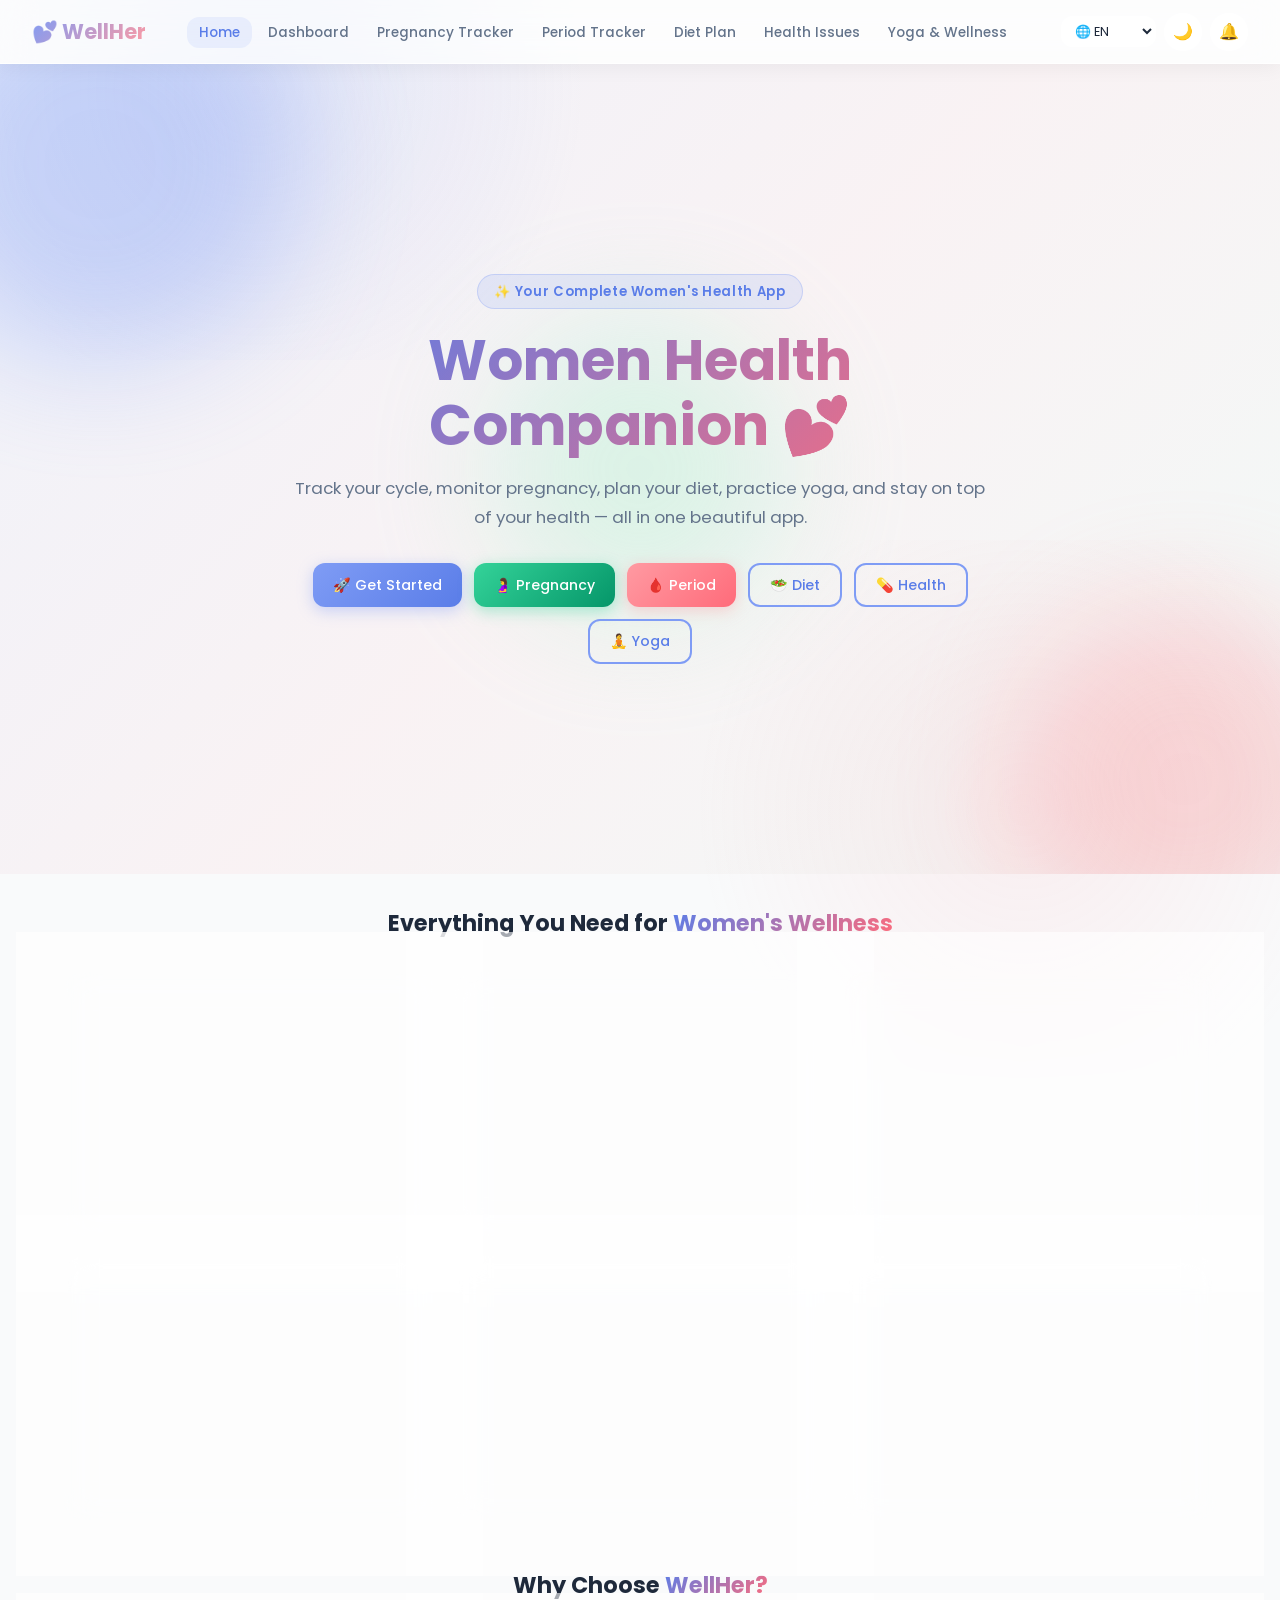
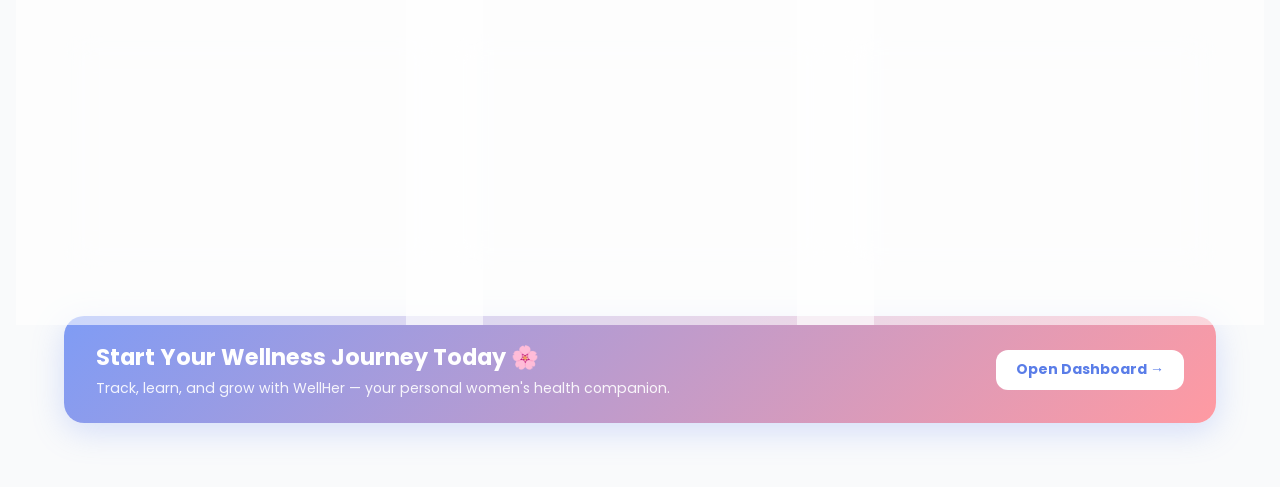
<file: index.html>
<!DOCTYPE html>
<html lang="en" data-theme="light">
<head>
  <meta charset="UTF-8" />
  <meta name="viewport" content="width=device-width, initial-scale=1.0" />
  <title>Women Health Companion</title>
  <link rel="stylesheet" href="style.css" />
</head>
<body data-page="index">

<!-- NAVBAR -->
<nav class="navbar">
  <a href="index.html" class="nav-logo">💕 WellHer</a>
  <ul class="nav-links">
    <li><a href="index.html" class="active" data-lang="home">Home</a></li>
    <li><a href="dashboard.html" data-lang="dashboard">Dashboard</a></li>
    <li><a href="pregnancy.html" data-lang="pregnancyTracker">Pregnancy</a></li>
    <li><a href="period.html" data-lang="periodTracker">Period</a></li>
    <li><a href="diet.html" data-lang="dietPlan">Diet</a></li>
    <li><a href="health.html" data-lang="healthIssues">Health</a></li>
    <li><a href="yoga.html" data-lang="yogaWellness">Yoga</a></li>
  </ul>
  <div class="nav-actions">
    <select id="langSelect" class="lang-select" onchange="setLang(this.value)">
      <option value="en">🌐 EN</option>
      <option value="ta">தமிழ்</option>
      <option value="tanglish">Tanglish</option>
      <option value="hi">हिंदी</option>
    </select>
    <button class="icon-btn" id="themeBtn" onclick="toggleTheme()" title="Toggle Dark Mode">🌙</button>
    <div class="notif-wrapper">
      <button class="icon-btn" id="notifBell" onclick="toggleNotif()" title="Notifications">🔔</button>
      <div class="notif-dropdown" id="notifDropdown">
        <div class="notif-header" data-lang="notifications">Notifications</div>
        <div id="notifDropdownList">
          <div class="notif-card"><span class="notif-icon">💧</span><div class="notif-text"><strong>Water Reminder</strong>Stay hydrated — drink 8 glasses today!</div></div>
          <div class="notif-card"><span class="notif-icon">🧘</span><div class="notif-text"><strong>Yoga Time</strong>Try a 10-minute yoga session for wellness.</div></div>
          <div class="notif-card"><span class="notif-icon">🥗</span><div class="notif-text"><strong>Nutrition Tip</strong>Include iron and folate-rich foods today.</div></div>
        </div>
      </div>
    </div>
    <button class="icon-btn hamburger" id="hamburger" onclick="toggleMobileNav()">☰</button>
  </div>
</nav>

<!-- MOBILE NAV -->
<div class="mobile-nav" id="mobileNav">
  <a href="index.html" data-lang="home">🏠 Home</a>
  <a href="dashboard.html" data-lang="dashboard">📊 Dashboard</a>
  <a href="pregnancy.html" data-lang="pregnancyTracker">🤰 Pregnancy</a>
  <a href="period.html" data-lang="periodTracker">🩸 Period Tracker</a>
  <a href="diet.html" data-lang="dietPlan">🥗 Diet Plan</a>
  <a href="health.html" data-lang="healthIssues">💊 Health Issues</a>
  <a href="yoga.html" data-lang="yogaWellness">🧘 Yoga & Wellness</a>
</div>

<!-- HERO -->
<section class="hero">
  <div class="hero-blob hero-blob-1"></div>
  <div class="hero-blob hero-blob-2"></div>
  <div class="hero-blob hero-blob-3"></div>
  <div class="hero-content animate-fadeUp">
    <span class="hero-badge">✨ Your Complete Women's Health App</span>
    <h1>Women Health<br/>Companion 💕</h1>
    <p>Track your cycle, monitor pregnancy, plan your diet, practice yoga, and stay on top of your health — all in one beautiful app.</p>
    <div class="hero-btns">
      <a href="dashboard.html" class="btn btn-primary">🚀 Get Started</a>
      <a href="pregnancy.html" class="btn btn-mint">🤰 Pregnancy</a>
      <a href="period.html" class="btn btn-coral">🩸 Period</a>
      <a href="diet.html" class="btn btn-outline">🥗 Diet</a>
      <a href="health.html" class="btn btn-outline">💊 Health</a>
      <a href="yoga.html" class="btn btn-outline">🧘 Yoga</a>
    </div>
  </div>
</section>

<!-- FEATURES SECTION -->
<div class="page-container">
  <h2 class="section-title" style="text-align:center; margin-bottom:2rem;">Everything You Need for <span>Women's Wellness</span></h2>
  <div class="grid-3" style="margin-bottom:3rem;">
    <a href="dashboard.html" class="feature-card animate-fadeUp">
      <span class="feature-icon">📊</span>
      <h3>Smart Dashboard</h3>
      <p>Get a complete overview of your health stats, upcoming period, pregnancy week, and daily wellness tips.</p>
      <span class="feature-arrow">Explore →</span>
    </a>
    <a href="pregnancy.html" class="feature-card animate-fadeUp">
      <span class="feature-icon">🤰</span>
      <h3>Pregnancy Tracker</h3>
      <p>Track your pregnancy week by week, see baby size updates, get trimester guides and safe exercise tips.</p>
      <span class="feature-arrow">Explore →</span>
    </a>
    <a href="period.html" class="feature-card animate-fadeUp">
      <span class="feature-icon">🩸</span>
      <h3>Period Tracker</h3>
      <p>Log your cycle, predict next period, track symptoms, monitor mood, and get personalized reminders.</p>
      <span class="feature-arrow">Explore →</span>
    </a>
    <a href="diet.html" class="feature-card animate-fadeUp">
      <span class="feature-icon">🥗</span>
      <h3>Diet & Nutrition</h3>
      <p>Discover what to eat and avoid during pregnancy and periods. Get weekly meal plans and nutrition tips.</p>
      <span class="feature-arrow">Explore →</span>
    </a>
    <a href="health.html" class="feature-card animate-fadeUp">
      <span class="feature-icon">💊</span>
      <h3>Health Issues</h3>
      <p>Learn about PCOS, Anemia, Thyroid, and Stress. Take a self-check quiz to understand your health better.</p>
      <span class="feature-arrow">Explore →</span>
    </a>
    <a href="yoga.html" class="feature-card animate-fadeUp">
      <span class="feature-icon">🧘</span>
      <h3>Yoga & Wellness</h3>
      <p>Practice yoga poses for period relief, pregnancy support, and general wellness with built-in timers.</p>
      <span class="feature-arrow">Explore →</span>
    </a>
  </div>

  <!-- WHY US -->
  <h2 class="section-title" style="text-align:center; margin-bottom:2rem;">Why Choose <span>WellHer?</span></h2>
  <div class="grid-3" style="margin-bottom:3rem;">
    <div class="benefit-card animate-fadeUp">
      <span class="benefit-icon">🔒</span>
      <h3>100% Private</h3>
      <p>All your health data stays on your device. No accounts, no servers, no data sharing. Your privacy is our priority.</p>
    </div>
    <div class="benefit-card animate-fadeUp">
      <span class="benefit-icon">🌍</span>
      <h3>Multi-Language</h3>
      <p>Available in English, Tamil, Tanglish, and Hindi so every woman can access health information in her language.</p>
    </div>
    <div class="benefit-card animate-fadeUp">
      <span class="benefit-icon">📱</span>
      <h3>Works Everywhere</h3>
      <p>Fully responsive design that works beautifully on mobile, tablet, and desktop. No app download needed.</p>
    </div>
  </div>

  <!-- QUICK STATS BANNER -->
  <div class="welcome-banner" style="margin-bottom:2rem;">
    <div>
      <h2>Start Your Wellness Journey Today 🌸</h2>
      <p>Track, learn, and grow with WellHer — your personal women's health companion.</p>
    </div>
    <a href="dashboard.html" class="btn" style="background:white;color:#5a7de8;font-weight:700;">Open Dashboard →</a>
  </div>
</div>

<!-- POPUP -->
<div class="popup-overlay" id="popupOverlay">
  <div class="popup-box">
    <span class="popup-icon" id="popupIcon">💕</span>
    <div class="popup-title" id="popupTitle">Hello!</div>
    <div class="popup-msg" id="popupMessage">Welcome to WellHer.</div>
    <button class="btn btn-primary" onclick="closePopup()" data-lang="gotIt">Got it</button>
  </div>
</div>

<script src="script.js"></script>
</body>
</html>
</file>
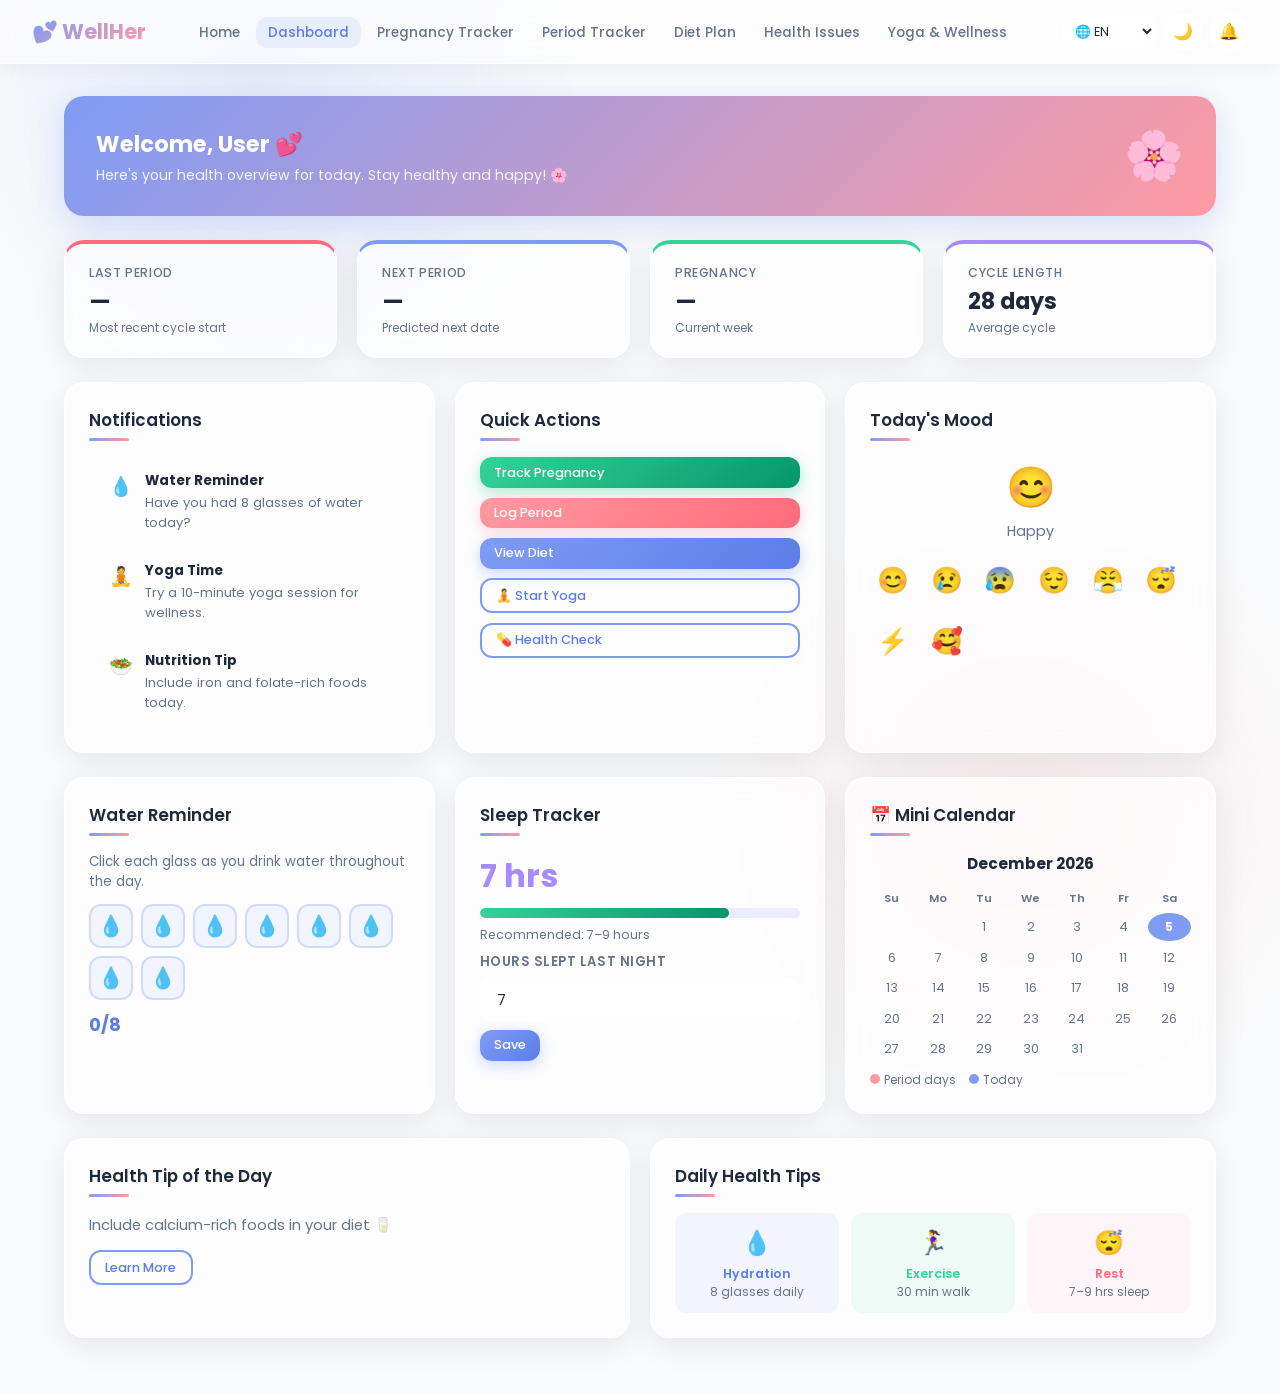
<file: dashboard.html>
<!DOCTYPE html>
<html lang="en" data-theme="light">
<head>
  <meta charset="UTF-8" />
  <meta name="viewport" content="width=device-width, initial-scale=1.0" />
  <title>Dashboard — WellHer</title>
  <link rel="stylesheet" href="style.css" />
</head>
<body data-page="dashboard">

<!-- NAVBAR -->
<nav class="navbar">
  <a href="index.html" class="nav-logo">💕 WellHer</a>
  <ul class="nav-links">
    <li><a href="index.html" data-lang="home">Home</a></li>
    <li><a href="dashboard.html" class="active" data-lang="dashboard">Dashboard</a></li>
    <li><a href="pregnancy.html" data-lang="pregnancyTracker">Pregnancy</a></li>
    <li><a href="period.html" data-lang="periodTracker">Period</a></li>
    <li><a href="diet.html" data-lang="dietPlan">Diet</a></li>
    <li><a href="health.html" data-lang="healthIssues">Health</a></li>
    <li><a href="yoga.html" data-lang="yogaWellness">Yoga</a></li>
  </ul>
  <div class="nav-actions">
    <select id="langSelect" class="lang-select" onchange="setLang(this.value)">
      <option value="en">🌐 EN</option>
      <option value="ta">தமிழ்</option>
      <option value="tanglish">Tanglish</option>
      <option value="hi">हिंदी</option>
    </select>
    <button class="icon-btn" id="themeBtn" onclick="toggleTheme()">🌙</button>
    <div class="notif-wrapper">
      <button class="icon-btn" id="notifBell" onclick="toggleNotif()">🔔</button>
      <div class="notif-dropdown" id="notifDropdown">
        <div class="notif-header" data-lang="notifications">Notifications</div>
        <div id="notifDropdownList"></div>
      </div>
    </div>
    <button class="icon-btn hamburger" id="hamburger" onclick="toggleMobileNav()">☰</button>
  </div>
</nav>
<div class="mobile-nav" id="mobileNav">
  <a href="index.html" data-lang="home">🏠 Home</a>
  <a href="dashboard.html" data-lang="dashboard">📊 Dashboard</a>
  <a href="pregnancy.html" data-lang="pregnancyTracker">🤰 Pregnancy</a>
  <a href="period.html" data-lang="periodTracker">🩸 Period Tracker</a>
  <a href="diet.html" data-lang="dietPlan">🥗 Diet Plan</a>
  <a href="health.html" data-lang="healthIssues">💊 Health Issues</a>
  <a href="yoga.html" data-lang="yogaWellness">🧘 Yoga & Wellness</a>
</div>

<div class="page-container">

  <!-- WELCOME BANNER -->
  <div class="welcome-banner">
    <div>
      <h2 data-lang="welcome">Welcome, User 💕</h2>
      <p>Here's your health overview for today. Stay healthy and happy! 🌸</p>
    </div>
    <span class="banner-emoji">🌸</span>
  </div>

  <!-- ALERTS -->
  <div class="alert alert-red" id="dashDelayAlert" style="display:none;">
    ⚠️ <span data-lang="delayAlert">Your period is delayed. Consult a doctor.</span>
  </div>
  <div class="alert alert-yellow" id="dashReminderAlert" style="display:none;">
    🩸 <span data-lang="periodSoon">Period expected soon. Be prepared!</span>
  </div>

  <!-- STAT CARDS -->
  <div class="grid-4" style="margin-bottom:1.5rem;">
    <div class="stat-card coral">
      <div class="stat-label" data-lang="lastPeriod">Last Period</div>
      <div class="stat-value" id="dashLastPeriod">—</div>
      <div class="stat-sub">Most recent cycle start</div>
    </div>
    <div class="stat-card blue">
      <div class="stat-label" data-lang="nextPeriod">Next Period</div>
      <div class="stat-value" id="dashNextPeriod">—</div>
      <div class="stat-sub">Predicted next date</div>
    </div>
    <div class="stat-card mint">
      <div class="stat-label" data-lang="pregnancy">Pregnancy Week</div>
      <div class="stat-value" id="dashPregWeek">—</div>
      <div class="stat-sub">Current week</div>
    </div>
    <div class="stat-card purple">
      <div class="stat-label" data-lang="cycleLen">Cycle Length</div>
      <div class="stat-value" id="dashCycleLen">28 days</div>
      <div class="stat-sub">Average cycle</div>
    </div>
  </div>

  <!-- NOTIFICATIONS + QUICK ACTIONS + MOOD -->
  <div class="grid-3" style="margin-bottom:1.5rem;">
    <div class="card">
      <div class="card-title" data-lang="notifications">Notifications</div>
      <div id="notifList"></div>
    </div>
    <div class="card">
      <div class="card-title" data-lang="quickActions">Quick Actions</div>
      <div style="display:flex;flex-direction:column;gap:0.6rem;">
        <a href="pregnancy.html" class="btn btn-mint btn-sm" data-lang="trackPreg">🤰 Track Pregnancy</a>
        <a href="period.html" class="btn btn-coral btn-sm" data-lang="logPeriod">🩸 Log Period</a>
        <a href="diet.html" class="btn btn-primary btn-sm" data-lang="viewDiet">🥗 View Diet</a>
        <a href="yoga.html" class="btn btn-outline btn-sm">🧘 Start Yoga</a>
        <a href="health.html" class="btn btn-outline btn-sm">💊 Health Check</a>
      </div>
    </div>
    <div class="card">
      <div class="card-title" data-lang="todayMood">Today's Mood</div>
      <div style="text-align:center;">
        <div class="mood-emoji" id="moodEmoji">😊</div>
        <div class="mood-label" id="moodLabel">Happy</div>
      </div>
      <div class="mood-picker">
        <span class="mood-opt" onclick="setMood(this,'😊','Happy')" title="Happy">😊</span>
        <span class="mood-opt" onclick="setMood(this,'😢','Sad')" title="Sad">😢</span>
        <span class="mood-opt" onclick="setMood(this,'😰','Anxious')" title="Anxious">😰</span>
        <span class="mood-opt" onclick="setMood(this,'😌','Calm')" title="Calm">😌</span>
        <span class="mood-opt" onclick="setMood(this,'😤','Irritable')" title="Irritable">😤</span>
        <span class="mood-opt" onclick="setMood(this,'😴','Tired')" title="Tired">😴</span>
        <span class="mood-opt" onclick="setMood(this,'⚡','Energetic')" title="Energetic">⚡</span>
        <span class="mood-opt" onclick="setMood(this,'🥰','Loved')" title="Loved">🥰</span>
      </div>
    </div>
  </div>

  <!-- WATER + SLEEP + CALENDAR -->
  <div class="grid-3" style="margin-bottom:1.5rem;">
    <div class="card">
      <div class="card-title" data-lang="waterReminder">💧 Water Reminder</div>
      <p style="font-size:0.83rem;color:var(--text-muted);margin-bottom:0.5rem;">Click each glass as you drink water throughout the day.</p>
      <div class="water-glasses">
        <button class="glass-btn" onclick="toggleGlass(0)">💧</button>
        <button class="glass-btn" onclick="toggleGlass(1)">💧</button>
        <button class="glass-btn" onclick="toggleGlass(2)">💧</button>
        <button class="glass-btn" onclick="toggleGlass(3)">💧</button>
        <button class="glass-btn" onclick="toggleGlass(4)">💧</button>
        <button class="glass-btn" onclick="toggleGlass(5)">💧</button>
        <button class="glass-btn" onclick="toggleGlass(6)">💧</button>
        <button class="glass-btn" onclick="toggleGlass(7)">💧</button>
      </div>
      <div class="water-count" id="waterCount">0/8</div>
    </div>

    <div class="card">
      <div class="card-title" data-lang="sleepTracker">😴 Sleep Tracker</div>
      <div class="sleep-display" id="sleepDisplay">7 hrs</div>
      <div class="progress-bar"><div class="progress-fill mint" id="sleepBarFill" style="width:77%"></div></div>
      <p style="font-size:0.78rem;color:var(--text-muted);margin:0.5rem 0;">Recommended: 7–9 hours</p>
      <div class="form-group" style="margin-bottom:0.5rem;">
        <label>Hours slept last night</label>
        <input type="number" id="sleepInput" min="1" max="12" value="7" placeholder="e.g. 7" />
      </div>
      <button class="btn btn-primary btn-sm" onclick="saveSleep()" data-lang="saveBtn">Save</button>
    </div>

    <div class="card">
      <div class="card-title">📅 Mini Calendar</div>
      <div id="miniCal"></div>
      <p style="font-size:0.75rem;color:var(--text-muted);margin-top:0.5rem;">
        <span style="display:inline-block;width:10px;height:10px;background:var(--coral);border-radius:50%;margin-right:4px;"></span>Period days
        <span style="display:inline-block;width:10px;height:10px;background:var(--blue);border-radius:50%;margin:0 4px 0 10px;"></span>Today
      </p>
    </div>
  </div>

  <!-- DAILY TIP + TIPS COLUMNS -->
  <div class="grid-2" style="margin-bottom:1.5rem;">
    <div class="card">
      <div class="card-title" data-lang="healthTip">💡 Health Tip of the Day</div>
      <p id="dailyTipText" style="font-size:0.92rem;color:var(--text-muted);line-height:1.7;">Loading tip...</p>
      <button class="btn btn-outline btn-sm" style="margin-top:0.75rem;" onclick="showPopup('💡','Health Tip','Stay consistent with your health habits. Small daily actions lead to big results over time! 🌟')">Learn More</button>
    </div>
    <div class="card">
      <div class="card-title" data-lang="dailyTips">🌿 Daily Health Tips</div>
      <div class="grid-3" style="gap:0.75rem;">
        <div style="text-align:center;padding:0.75rem;background:rgba(127,156,245,0.08);border-radius:var(--radius-sm);">
          <div style="font-size:1.5rem;margin-bottom:0.3rem;">💧</div>
          <div style="font-size:0.78rem;font-weight:600;color:var(--blue-dark);">Hydration</div>
          <div style="font-size:0.75rem;color:var(--text-muted);">8 glasses daily</div>
        </div>
        <div style="text-align:center;padding:0.75rem;background:rgba(52,211,153,0.08);border-radius:var(--radius-sm);">
          <div style="font-size:1.5rem;margin-bottom:0.3rem;">🏃‍♀️</div>
          <div style="font-size:0.78rem;font-weight:600;color:var(--mint-dark);">Exercise</div>
          <div style="font-size:0.75rem;color:var(--text-muted);">30 min walk</div>
        </div>
        <div style="text-align:center;padding:0.75rem;background:rgba(255,154,162,0.08);border-radius:var(--radius-sm);">
          <div style="font-size:1.5rem;margin-bottom:0.3rem;">😴</div>
          <div style="font-size:0.78rem;font-weight:600;color:var(--coral-dark);">Rest</div>
          <div style="font-size:0.75rem;color:var(--text-muted);">7–9 hrs sleep</div>
        </div>
      </div>
    </div>
  </div>

</div>

<!-- POPUP -->
<div class="popup-overlay" id="popupOverlay">
  <div class="popup-box">
    <span class="popup-icon" id="popupIcon">💕</span>
    <div class="popup-title" id="popupTitle">Hello!</div>
    <div class="popup-msg" id="popupMessage">Welcome to WellHer.</div>
    <button class="btn btn-primary" onclick="closePopup()" data-lang="gotIt">Got it</button>
  </div>
</div>

<script src="script.js"></script>
</body>
</html>
</file>
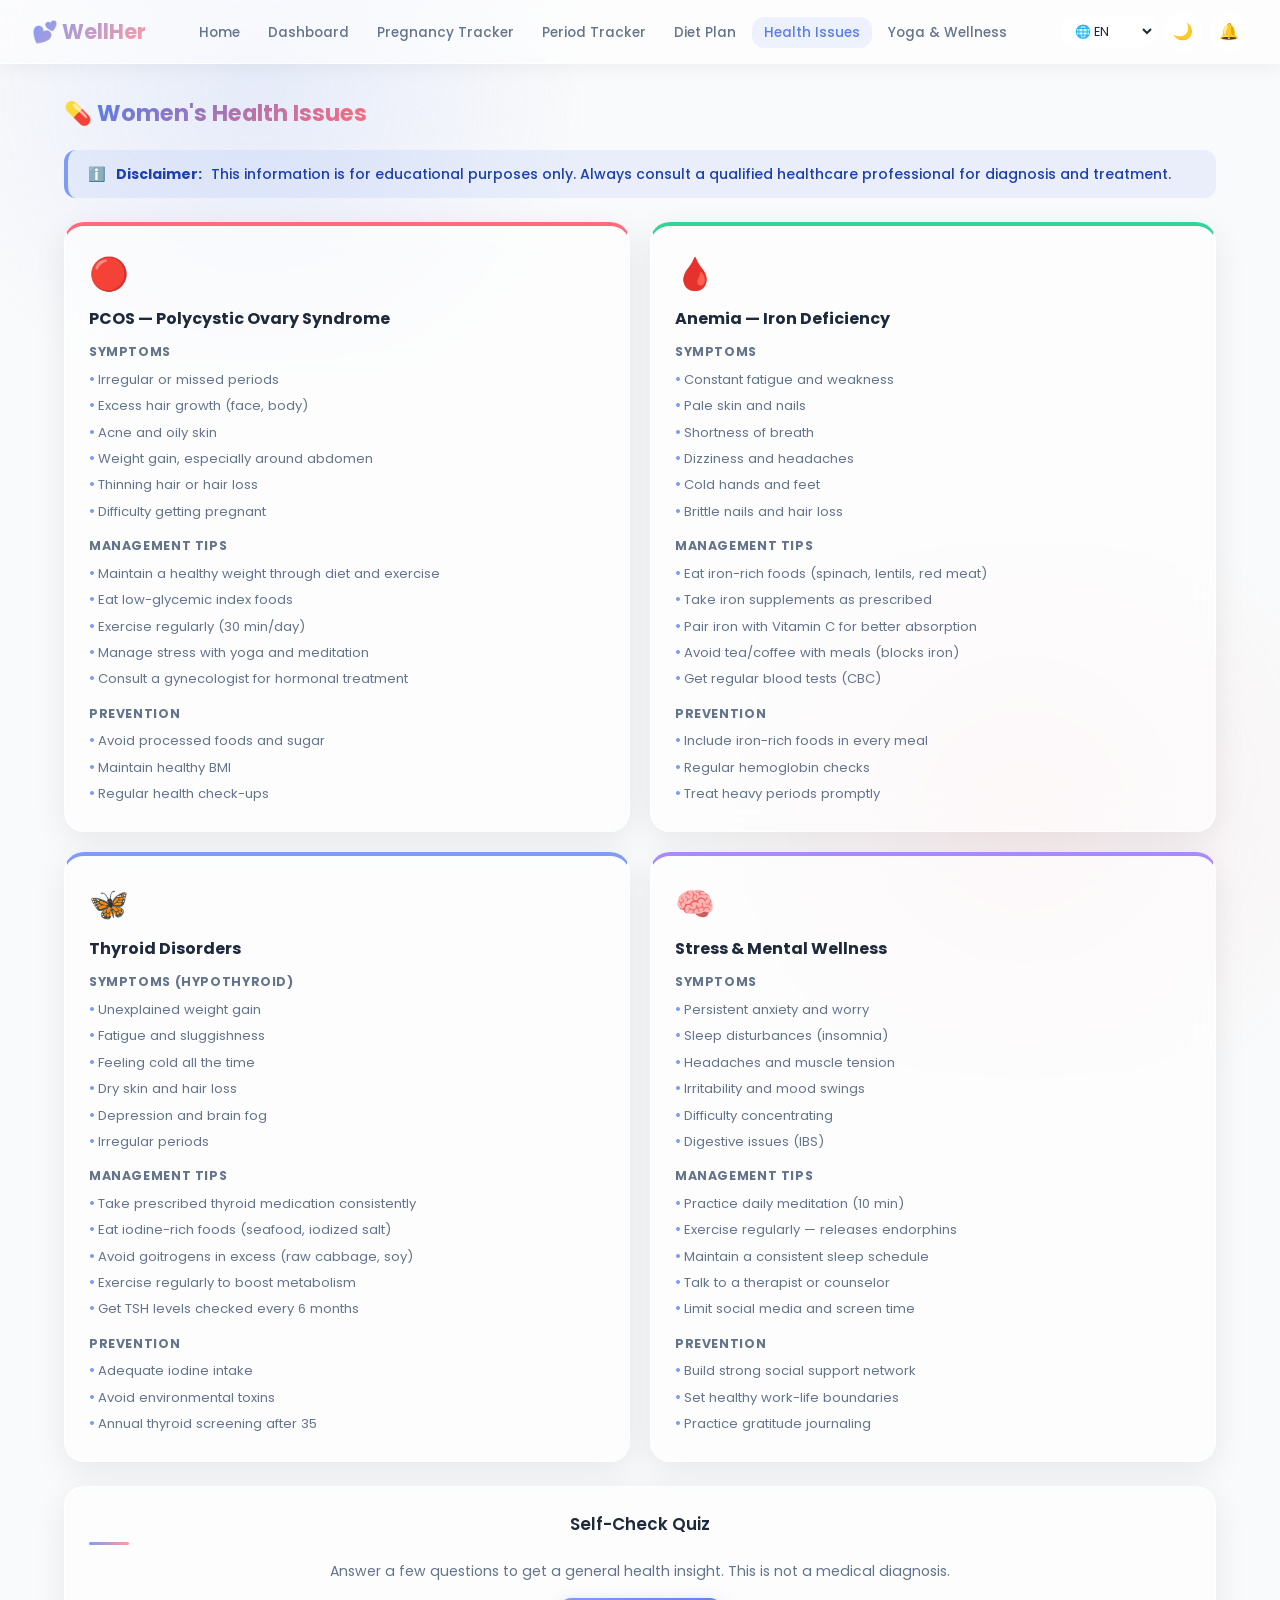
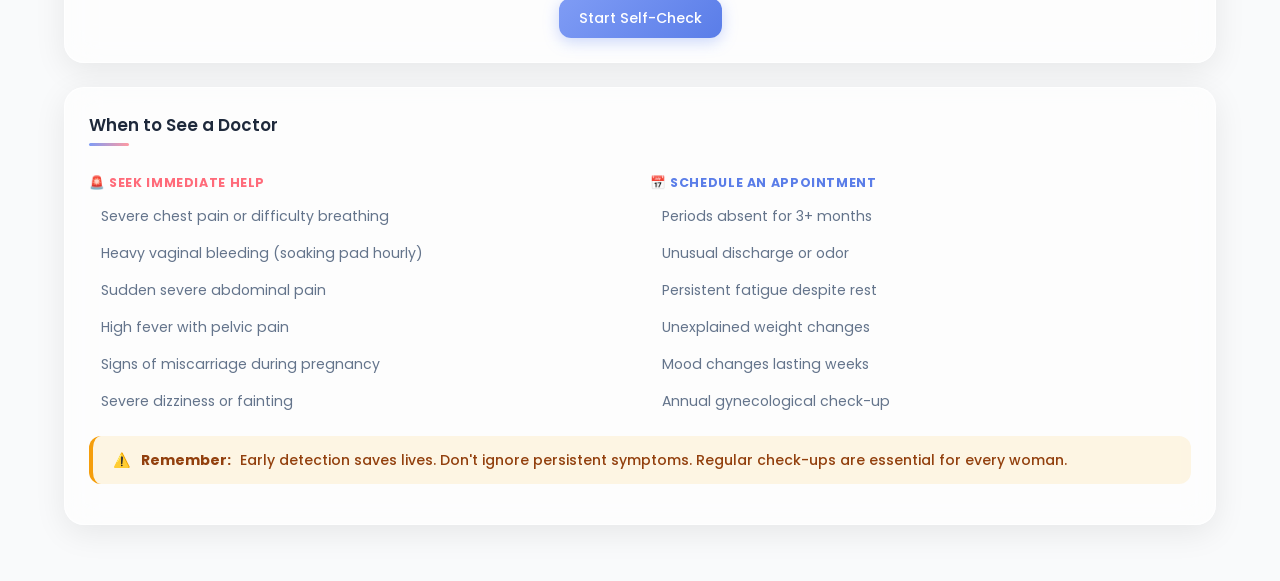
<file: health.html>
<!DOCTYPE html>
<html lang="en" data-theme="light">
<head>
  <meta charset="UTF-8" />
  <meta name="viewport" content="width=device-width, initial-scale=1.0" />
  <title>Health Issues — WellHer</title>
  <link rel="stylesheet" href="style.css" />
</head>
<body data-page="health">

<!-- NAVBAR -->
<nav class="navbar">
  <a href="index.html" class="nav-logo">💕 WellHer</a>
  <ul class="nav-links">
    <li><a href="index.html" data-lang="home">Home</a></li>
    <li><a href="dashboard.html" data-lang="dashboard">Dashboard</a></li>
    <li><a href="pregnancy.html" data-lang="pregnancyTracker">Pregnancy</a></li>
    <li><a href="period.html" data-lang="periodTracker">Period</a></li>
    <li><a href="diet.html" data-lang="dietPlan">Diet</a></li>
    <li><a href="health.html" class="active" data-lang="healthIssues">Health</a></li>
    <li><a href="yoga.html" data-lang="yogaWellness">Yoga</a></li>
  </ul>
  <div class="nav-actions">
    <select id="langSelect" class="lang-select" onchange="setLang(this.value)">
      <option value="en">🌐 EN</option>
      <option value="ta">தமிழ்</option>
      <option value="tanglish">Tanglish</option>
      <option value="hi">हिंदी</option>
    </select>
    <button class="icon-btn" id="themeBtn" onclick="toggleTheme()">🌙</button>
    <div class="notif-wrapper">
      <button class="icon-btn" id="notifBell" onclick="toggleNotif()">🔔</button>
      <div class="notif-dropdown" id="notifDropdown">
        <div class="notif-header" data-lang="notifications">Notifications</div>
        <div id="notifDropdownList">
          <div class="notif-card"><span class="notif-icon">💊</span><div class="notif-text"><strong>Health Tip</strong>Regular check-ups help detect issues early.</div></div>
          <div class="notif-card"><span class="notif-icon">🧘</span><div class="notif-text"><strong>Stress Relief</strong>Try 5 minutes of deep breathing today.</div></div>
        </div>
      </div>
    </div>
    <button class="icon-btn hamburger" id="hamburger" onclick="toggleMobileNav()">☰</button>
  </div>
</nav>
<div class="mobile-nav" id="mobileNav">
  <a href="index.html" data-lang="home">🏠 Home</a>
  <a href="dashboard.html" data-lang="dashboard">📊 Dashboard</a>
  <a href="pregnancy.html" data-lang="pregnancyTracker">🤰 Pregnancy</a>
  <a href="period.html" data-lang="periodTracker">🩸 Period Tracker</a>
  <a href="diet.html" data-lang="dietPlan">🥗 Diet Plan</a>
  <a href="health.html" data-lang="healthIssues">💊 Health Issues</a>
  <a href="yoga.html" data-lang="yogaWellness">🧘 Yoga & Wellness</a>
</div>

<div class="page-container">

  <h1 class="section-title">💊 <span>Women's Health Issues</span></h1>

  <!-- ALERT -->
  <div class="alert alert-blue" style="margin-bottom:1.5rem;">
    ℹ️ <strong>Disclaimer:</strong> This information is for educational purposes only. Always consult a qualified healthcare professional for diagnosis and treatment.
  </div>

  <!-- HEALTH TOPIC CARDS -->
  <div class="grid-2" style="margin-bottom:1.5rem;">

    <!-- PCOS -->
    <div class="health-card pcos">
      <span class="health-card-icon">🔴</span>
      <h3>PCOS — Polycystic Ovary Syndrome</h3>
      <div class="health-sub-title">Symptoms</div>
      <ul class="health-list">
        <li>Irregular or missed periods</li>
        <li>Excess hair growth (face, body)</li>
        <li>Acne and oily skin</li>
        <li>Weight gain, especially around abdomen</li>
        <li>Thinning hair or hair loss</li>
        <li>Difficulty getting pregnant</li>
      </ul>
      <div class="health-sub-title">Management Tips</div>
      <ul class="health-list">
        <li>Maintain a healthy weight through diet and exercise</li>
        <li>Eat low-glycemic index foods</li>
        <li>Exercise regularly (30 min/day)</li>
        <li>Manage stress with yoga and meditation</li>
        <li>Consult a gynecologist for hormonal treatment</li>
      </ul>
      <div class="health-sub-title">Prevention</div>
      <ul class="health-list">
        <li>Avoid processed foods and sugar</li>
        <li>Maintain healthy BMI</li>
        <li>Regular health check-ups</li>
      </ul>
    </div>

    <!-- ANEMIA -->
    <div class="health-card anemia">
      <span class="health-card-icon">🩸</span>
      <h3>Anemia — Iron Deficiency</h3>
      <div class="health-sub-title">Symptoms</div>
      <ul class="health-list">
        <li>Constant fatigue and weakness</li>
        <li>Pale skin and nails</li>
        <li>Shortness of breath</li>
        <li>Dizziness and headaches</li>
        <li>Cold hands and feet</li>
        <li>Brittle nails and hair loss</li>
      </ul>
      <div class="health-sub-title">Management Tips</div>
      <ul class="health-list">
        <li>Eat iron-rich foods (spinach, lentils, red meat)</li>
        <li>Take iron supplements as prescribed</li>
        <li>Pair iron with Vitamin C for better absorption</li>
        <li>Avoid tea/coffee with meals (blocks iron)</li>
        <li>Get regular blood tests (CBC)</li>
      </ul>
      <div class="health-sub-title">Prevention</div>
      <ul class="health-list">
        <li>Include iron-rich foods in every meal</li>
        <li>Regular hemoglobin checks</li>
        <li>Treat heavy periods promptly</li>
      </ul>
    </div>

    <!-- THYROID -->
    <div class="health-card thyroid">
      <span class="health-card-icon">🦋</span>
      <h3>Thyroid Disorders</h3>
      <div class="health-sub-title">Symptoms (Hypothyroid)</div>
      <ul class="health-list">
        <li>Unexplained weight gain</li>
        <li>Fatigue and sluggishness</li>
        <li>Feeling cold all the time</li>
        <li>Dry skin and hair loss</li>
        <li>Depression and brain fog</li>
        <li>Irregular periods</li>
      </ul>
      <div class="health-sub-title">Management Tips</div>
      <ul class="health-list">
        <li>Take prescribed thyroid medication consistently</li>
        <li>Eat iodine-rich foods (seafood, iodized salt)</li>
        <li>Avoid goitrogens in excess (raw cabbage, soy)</li>
        <li>Exercise regularly to boost metabolism</li>
        <li>Get TSH levels checked every 6 months</li>
      </ul>
      <div class="health-sub-title">Prevention</div>
      <ul class="health-list">
        <li>Adequate iodine intake</li>
        <li>Avoid environmental toxins</li>
        <li>Annual thyroid screening after 35</li>
      </ul>
    </div>

    <!-- STRESS -->
    <div class="health-card stress">
      <span class="health-card-icon">🧠</span>
      <h3>Stress & Mental Wellness</h3>
      <div class="health-sub-title">Symptoms</div>
      <ul class="health-list">
        <li>Persistent anxiety and worry</li>
        <li>Sleep disturbances (insomnia)</li>
        <li>Headaches and muscle tension</li>
        <li>Irritability and mood swings</li>
        <li>Difficulty concentrating</li>
        <li>Digestive issues (IBS)</li>
      </ul>
      <div class="health-sub-title">Management Tips</div>
      <ul class="health-list">
        <li>Practice daily meditation (10 min)</li>
        <li>Exercise regularly — releases endorphins</li>
        <li>Maintain a consistent sleep schedule</li>
        <li>Talk to a therapist or counselor</li>
        <li>Limit social media and screen time</li>
      </ul>
      <div class="health-sub-title">Prevention</div>
      <ul class="health-list">
        <li>Build strong social support network</li>
        <li>Set healthy work-life boundaries</li>
        <li>Practice gratitude journaling</li>
      </ul>
    </div>

  </div>

  <!-- SELF-CHECK QUIZ -->
  <div class="card quiz-card" style="margin-bottom:1.5rem;">
    <div class="card-title" data-lang="selfCheck">🩺 Self-Check Quiz</div>
    <p style="font-size:0.88rem;color:var(--text-muted);margin-bottom:1rem;">Answer a few questions to get a general health insight. This is not a medical diagnosis.</p>

    <!-- START BUTTON -->
    <div id="quizStart">
      <button class="btn btn-primary" onclick="startQuiz()" data-lang="startQuiz">🩺 Start Self-Check</button>
    </div>

    <!-- QUIZ AREA -->
    <div id="quizArea" style="display:none;">
      <div class="quiz-question" id="quizQ">Loading question...</div>
      <div class="quiz-btns">
        <button class="btn btn-mint" onclick="answerQuiz('yes')">✅ Yes</button>
        <button class="btn btn-coral" onclick="answerQuiz('no')">❌ No</button>
      </div>
    </div>

    <!-- RESULT AREA -->
    <div id="quizResultArea" style="display:none;">
      <div class="quiz-result-text" id="quizResult"></div>
      <button class="btn btn-outline" onclick="resetQuiz()" style="margin-top:0.75rem;">🔄 Take Again</button>
    </div>
  </div>

  <!-- WHEN TO SEE DOCTOR -->
  <div class="card" style="margin-bottom:1.5rem;">
    <div class="card-title" data-lang="whenToSeeDoctor">🏥 When to See a Doctor</div>
    <div class="grid-2">
      <div>
        <div class="health-sub-title" style="color:var(--coral-dark);">🚨 Seek Immediate Help</div>
        <ul class="item-list">
          <li>Severe chest pain or difficulty breathing</li>
          <li>Heavy vaginal bleeding (soaking pad hourly)</li>
          <li>Sudden severe abdominal pain</li>
          <li>High fever with pelvic pain</li>
          <li>Signs of miscarriage during pregnancy</li>
          <li>Severe dizziness or fainting</li>
        </ul>
      </div>
      <div>
        <div class="health-sub-title" style="color:var(--blue-dark);">📅 Schedule an Appointment</div>
        <ul class="item-list">
          <li>Periods absent for 3+ months</li>
          <li>Unusual discharge or odor</li>
          <li>Persistent fatigue despite rest</li>
          <li>Unexplained weight changes</li>
          <li>Mood changes lasting weeks</li>
          <li>Annual gynecological check-up</li>
        </ul>
      </div>
    </div>
    <div class="alert alert-yellow" style="margin-top:1rem;">
      ⚠️ <strong>Remember:</strong> Early detection saves lives. Don't ignore persistent symptoms. Regular check-ups are essential for every woman.
    </div>
  </div>

</div>

<!-- POPUP -->
<div class="popup-overlay" id="popupOverlay">
  <div class="popup-box">
    <span class="popup-icon" id="popupIcon">💊</span>
    <div class="popup-title" id="popupTitle">Health Info</div>
    <div class="popup-msg" id="popupMessage">Loading...</div>
    <button class="btn btn-primary" onclick="closePopup()" data-lang="gotIt">Got it</button>
  </div>
</div>

<script src="script.js"></script>
</body>
</html>
</file>
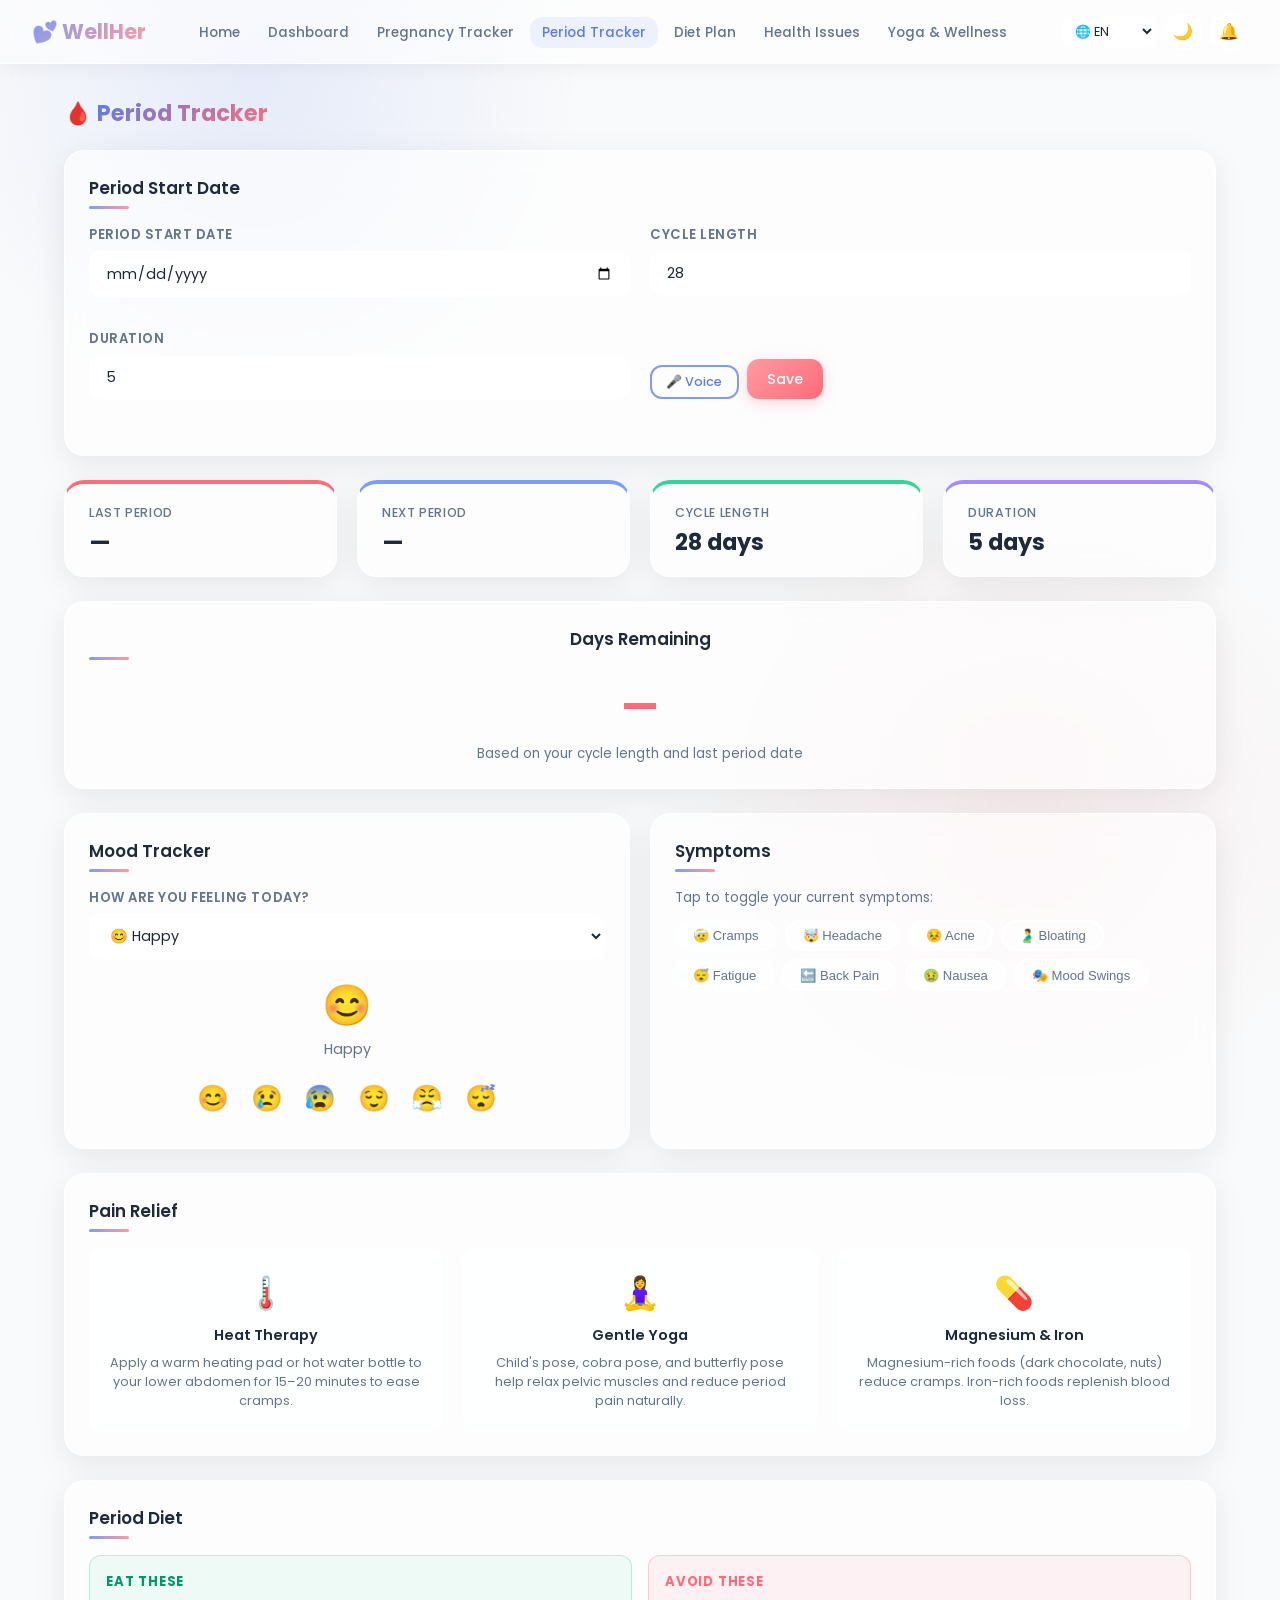
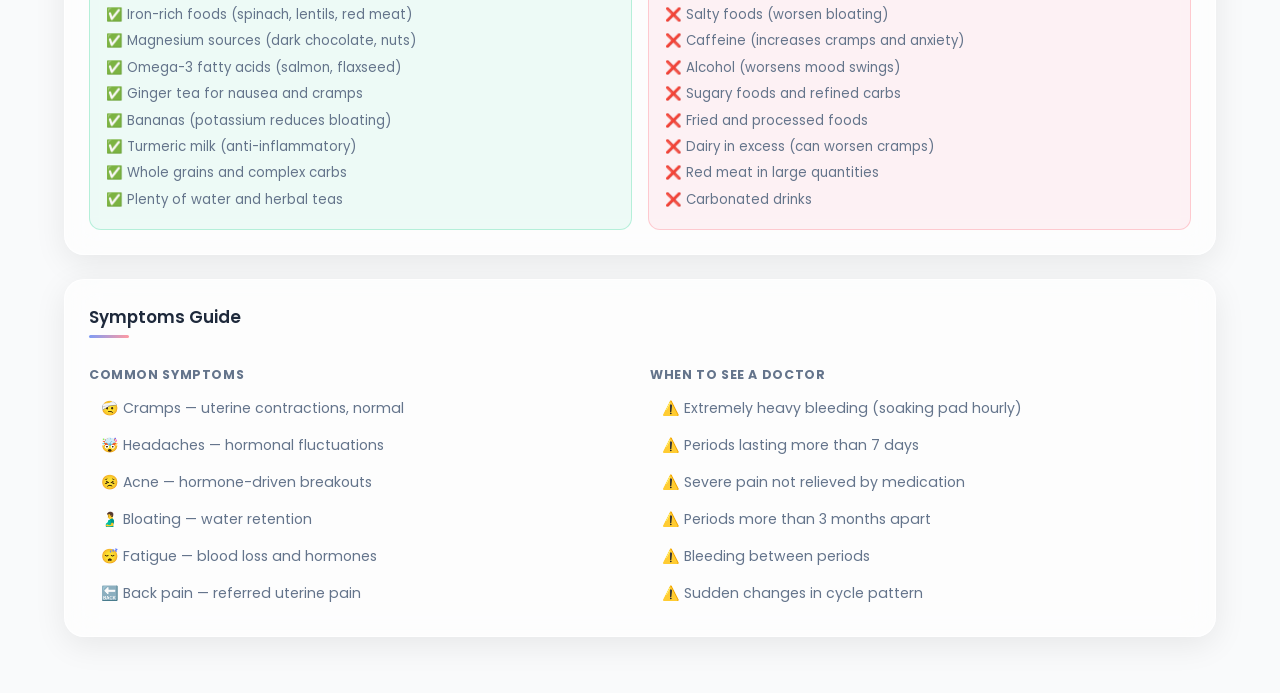
<file: period.html>
<!DOCTYPE html>
<html lang="en" data-theme="light">
<head>
  <meta charset="UTF-8" />
  <meta name="viewport" content="width=device-width, initial-scale=1.0" />
  <title>Period Tracker — WellHer</title>
  <link rel="stylesheet" href="style.css" />
</head>
<body data-page="period">

<!-- NAVBAR -->
<nav class="navbar">
  <a href="index.html" class="nav-logo">💕 WellHer</a>
  <ul class="nav-links">
    <li><a href="index.html" data-lang="home">Home</a></li>
    <li><a href="dashboard.html" data-lang="dashboard">Dashboard</a></li>
    <li><a href="pregnancy.html" data-lang="pregnancyTracker">Pregnancy</a></li>
    <li><a href="period.html" class="active" data-lang="periodTracker">Period</a></li>
    <li><a href="diet.html" data-lang="dietPlan">Diet</a></li>
    <li><a href="health.html" data-lang="healthIssues">Health</a></li>
    <li><a href="yoga.html" data-lang="yogaWellness">Yoga</a></li>
  </ul>
  <div class="nav-actions">
    <select id="langSelect" class="lang-select" onchange="setLang(this.value)">
      <option value="en">🌐 EN</option>
      <option value="ta">தமிழ்</option>
      <option value="tanglish">Tanglish</option>
      <option value="hi">हिंदी</option>
    </select>
    <button class="icon-btn" id="themeBtn" onclick="toggleTheme()">🌙</button>
    <div class="notif-wrapper">
      <button class="icon-btn" id="notifBell" onclick="toggleNotif()">🔔</button>
      <div class="notif-dropdown" id="notifDropdown">
        <div class="notif-header" data-lang="notifications">Notifications</div>
        <div id="notifDropdownList">
          <div class="notif-card"><span class="notif-icon">🩸</span><div class="notif-text"><strong>Period Tip</strong>Track your cycle consistently for better predictions.</div></div>
          <div class="notif-card"><span class="notif-icon">💊</span><div class="notif-text"><strong>Iron Reminder</strong>Eat iron-rich foods during your period.</div></div>
        </div>
      </div>
    </div>
    <button class="icon-btn hamburger" id="hamburger" onclick="toggleMobileNav()">☰</button>
  </div>
</nav>
<div class="mobile-nav" id="mobileNav">
  <a href="index.html" data-lang="home">🏠 Home</a>
  <a href="dashboard.html" data-lang="dashboard">📊 Dashboard</a>
  <a href="pregnancy.html" data-lang="pregnancyTracker">🤰 Pregnancy</a>
  <a href="period.html" data-lang="periodTracker">🩸 Period Tracker</a>
  <a href="diet.html" data-lang="dietPlan">🥗 Diet Plan</a>
  <a href="health.html" data-lang="healthIssues">💊 Health Issues</a>
  <a href="yoga.html" data-lang="yogaWellness">🧘 Yoga & Wellness</a>
</div>

<div class="page-container">

  <h1 class="section-title">🩸 <span>Period Tracker</span></h1>

  <!-- INPUT CARD -->
  <div class="card" style="margin-bottom:1.5rem;">
    <div class="card-title" data-lang="periodLabel">Log Your Period</div>
    <div class="grid-2" style="margin-bottom:1rem;">
      <div class="form-group">
        <label data-lang="periodLabel">Period Start Date</label>
        <input type="date" id="periodStartDate" />
      </div>
      <div class="form-group">
        <label data-lang="cycleLength">Cycle Length (days)</label>
        <input type="number" id="cycleLength" min="21" max="45" value="28" placeholder="28" />
      </div>
    </div>
    <div class="grid-2" style="margin-bottom:1rem;">
      <div class="form-group">
        <label data-lang="duration">Period Duration (days)</label>
        <input type="number" id="periodDuration" min="2" max="10" value="5" placeholder="5" />
      </div>
      <div style="display:flex;align-items:flex-end;gap:0.5rem;padding-bottom:1rem;">
        <button class="btn btn-outline btn-sm" onclick="initVoice('periodStartDate')" title="Voice Input">🎤 Voice</button>
        <button class="btn btn-coral" onclick="savePeriod()" data-lang="saveBtn">💾 Save</button>
      </div>
    </div>
  </div>

  <!-- ALERTS -->
  <div class="alert alert-red" id="periodDelayAlert" style="display:none;">
    ⚠️ <span data-lang="delayAlert">Your period is delayed. Consult a doctor.</span>
  </div>
  <div class="alert alert-yellow" id="periodReminder" style="display:none;">
    🩸 <span data-lang="periodSoon">Period expected soon. Be prepared!</span>
  </div>

  <!-- STAT CARDS -->
  <div class="grid-4" style="margin-bottom:1.5rem;">
    <div class="stat-card coral">
      <div class="stat-label" data-lang="lastPeriod">Last Period</div>
      <div class="stat-value" id="periodLast">—</div>
    </div>
    <div class="stat-card blue">
      <div class="stat-label" data-lang="nextPeriod">Next Period</div>
      <div class="stat-value" id="periodNext">—</div>
    </div>
    <div class="stat-card mint">
      <div class="stat-label" data-lang="cycleLength">Cycle Length</div>
      <div class="stat-value" id="periodCycleLen">28 days</div>
    </div>
    <div class="stat-card purple">
      <div class="stat-label" data-lang="duration">Duration</div>
      <div class="stat-value" id="periodDur">5 days</div>
    </div>
  </div>

  <!-- DAYS REMAINING -->
  <div class="card" style="margin-bottom:1.5rem;text-align:center;">
    <div class="card-title" data-lang="daysRemaining">Days Until Next Period</div>
    <div style="font-size:2.5rem;font-weight:700;color:var(--coral-dark);margin:0.5rem 0;" id="daysRemaining">—</div>
    <p style="font-size:0.83rem;color:var(--text-muted);">Based on your cycle length and last period date</p>
  </div>

  <!-- MOOD + SYMPTOMS -->
  <div class="grid-2" style="margin-bottom:1.5rem;">
    <div class="card">
      <div class="card-title" data-lang="moodTracker">😊 Mood Tracker</div>
      <div class="form-group">
        <label>How are you feeling today?</label>
        <select id="moodSelect" onchange="updateMoodFromSelect()">
          <option value="happy">😊 Happy</option>
          <option value="sad">😢 Sad</option>
          <option value="anxious">😰 Anxious</option>
          <option value="calm">😌 Calm</option>
          <option value="irritable">😤 Irritable</option>
          <option value="tired">😴 Tired</option>
          <option value="energetic">⚡ Energetic</option>
        </select>
      </div>
      <div style="text-align:center;margin-top:0.5rem;">
        <div class="mood-emoji" id="moodEmoji">😊</div>
        <div class="mood-label" id="moodLabel">Happy</div>
      </div>
      <div class="mood-picker" style="justify-content:center;">
        <span class="mood-opt" onclick="setMood(this,'😊','Happy')">😊</span>
        <span class="mood-opt" onclick="setMood(this,'😢','Sad')">😢</span>
        <span class="mood-opt" onclick="setMood(this,'😰','Anxious')">😰</span>
        <span class="mood-opt" onclick="setMood(this,'😌','Calm')">😌</span>
        <span class="mood-opt" onclick="setMood(this,'😤','Irritable')">😤</span>
        <span class="mood-opt" onclick="setMood(this,'😴','Tired')">😴</span>
      </div>
    </div>
    <div class="card">
      <div class="card-title" data-lang="symptoms">🩺 Symptoms Tracker</div>
      <p style="font-size:0.83rem;color:var(--text-muted);margin-bottom:0.75rem;">Tap to toggle your current symptoms:</p>
      <div class="symptom-tags">
        <button class="symptom-tag" data-symptom="cramps" onclick="toggleSymptom(this,'cramps')">🤕 Cramps</button>
        <button class="symptom-tag" data-symptom="headache" onclick="toggleSymptom(this,'headache')">🤯 Headache</button>
        <button class="symptom-tag" data-symptom="acne" onclick="toggleSymptom(this,'acne')">😣 Acne</button>
        <button class="symptom-tag" data-symptom="bloating" onclick="toggleSymptom(this,'bloating')">🫃 Bloating</button>
        <button class="symptom-tag" data-symptom="fatigue" onclick="toggleSymptom(this,'fatigue')">😴 Fatigue</button>
        <button class="symptom-tag" data-symptom="backpain" onclick="toggleSymptom(this,'backpain')">🔙 Back Pain</button>
        <button class="symptom-tag" data-symptom="nausea" onclick="toggleSymptom(this,'nausea')">🤢 Nausea</button>
        <button class="symptom-tag" data-symptom="moodswings" onclick="toggleSymptom(this,'moodswings')">🎭 Mood Swings</button>
      </div>
    </div>
  </div>

  <!-- PAIN RELIEF -->
  <div class="card" style="margin-bottom:1.5rem;">
    <div class="card-title" data-lang="painRelief">💆 Pain Relief Tips</div>
    <div class="grid-3">
      <div class="relief-card">
        <span class="relief-icon">🌡️</span>
        <h4>Heat Therapy</h4>
        <p>Apply a warm heating pad or hot water bottle to your lower abdomen for 15–20 minutes to ease cramps.</p>
      </div>
      <div class="relief-card">
        <span class="relief-icon">🧘‍♀️</span>
        <h4>Gentle Yoga</h4>
        <p>Child's pose, cobra pose, and butterfly pose help relax pelvic muscles and reduce period pain naturally.</p>
      </div>
      <div class="relief-card">
        <span class="relief-icon">💊</span>
        <h4>Magnesium & Iron</h4>
        <p>Magnesium-rich foods (dark chocolate, nuts) reduce cramps. Iron-rich foods replenish blood loss.</p>
      </div>
    </div>
  </div>

  <!-- PERIOD DIET -->
  <div class="card" style="margin-bottom:1.5rem;">
    <div class="card-title" data-lang="periodDiet">🥗 Period Diet Guide</div>
    <div class="food-section">
      <div class="food-card eat">
        <h4 data-lang="eatThese">EAT THESE</h4>
        <ul>
          <li>Iron-rich foods (spinach, lentils, red meat)</li>
          <li>Magnesium sources (dark chocolate, nuts)</li>
          <li>Omega-3 fatty acids (salmon, flaxseed)</li>
          <li>Ginger tea for nausea and cramps</li>
          <li>Bananas (potassium reduces bloating)</li>
          <li>Turmeric milk (anti-inflammatory)</li>
          <li>Whole grains and complex carbs</li>
          <li>Plenty of water and herbal teas</li>
        </ul>
      </div>
      <div class="food-card avoid">
        <h4 data-lang="avoidThese">AVOID THESE</h4>
        <ul>
          <li>Salty foods (worsen bloating)</li>
          <li>Caffeine (increases cramps and anxiety)</li>
          <li>Alcohol (worsens mood swings)</li>
          <li>Sugary foods and refined carbs</li>
          <li>Fried and processed foods</li>
          <li>Dairy in excess (can worsen cramps)</li>
          <li>Red meat in large quantities</li>
          <li>Carbonated drinks</li>
        </ul>
      </div>
    </div>
  </div>

  <!-- SYMPTOMS GUIDE -->
  <div class="card" style="margin-bottom:1.5rem;">
    <div class="card-title" data-lang="symptomsGuide">📋 Symptoms Guide</div>
    <div class="grid-2">
      <div>
        <div class="health-sub-title">Common Symptoms</div>
        <ul class="item-list">
          <li>🤕 Cramps — uterine contractions, normal</li>
          <li>🤯 Headaches — hormonal fluctuations</li>
          <li>😣 Acne — hormone-driven breakouts</li>
          <li>🫃 Bloating — water retention</li>
          <li>😴 Fatigue — blood loss and hormones</li>
          <li>🔙 Back pain — referred uterine pain</li>
        </ul>
      </div>
      <div>
        <div class="health-sub-title">When to See a Doctor</div>
        <ul class="item-list">
          <li>⚠️ Extremely heavy bleeding (soaking pad hourly)</li>
          <li>⚠️ Periods lasting more than 7 days</li>
          <li>⚠️ Severe pain not relieved by medication</li>
          <li>⚠️ Periods more than 3 months apart</li>
          <li>⚠️ Bleeding between periods</li>
          <li>⚠️ Sudden changes in cycle pattern</li>
        </ul>
      </div>
    </div>
  </div>

</div>

<!-- POPUP -->
<div class="popup-overlay" id="popupOverlay">
  <div class="popup-box">
    <span class="popup-icon" id="popupIcon">🩸</span>
    <div class="popup-title" id="popupTitle">Period Info</div>
    <div class="popup-msg" id="popupMessage">Loading...</div>
    <button class="btn btn-coral" onclick="closePopup()" data-lang="gotIt">Got it</button>
  </div>
</div>

<script src="script.js"></script>
</body>
</html>
</file>
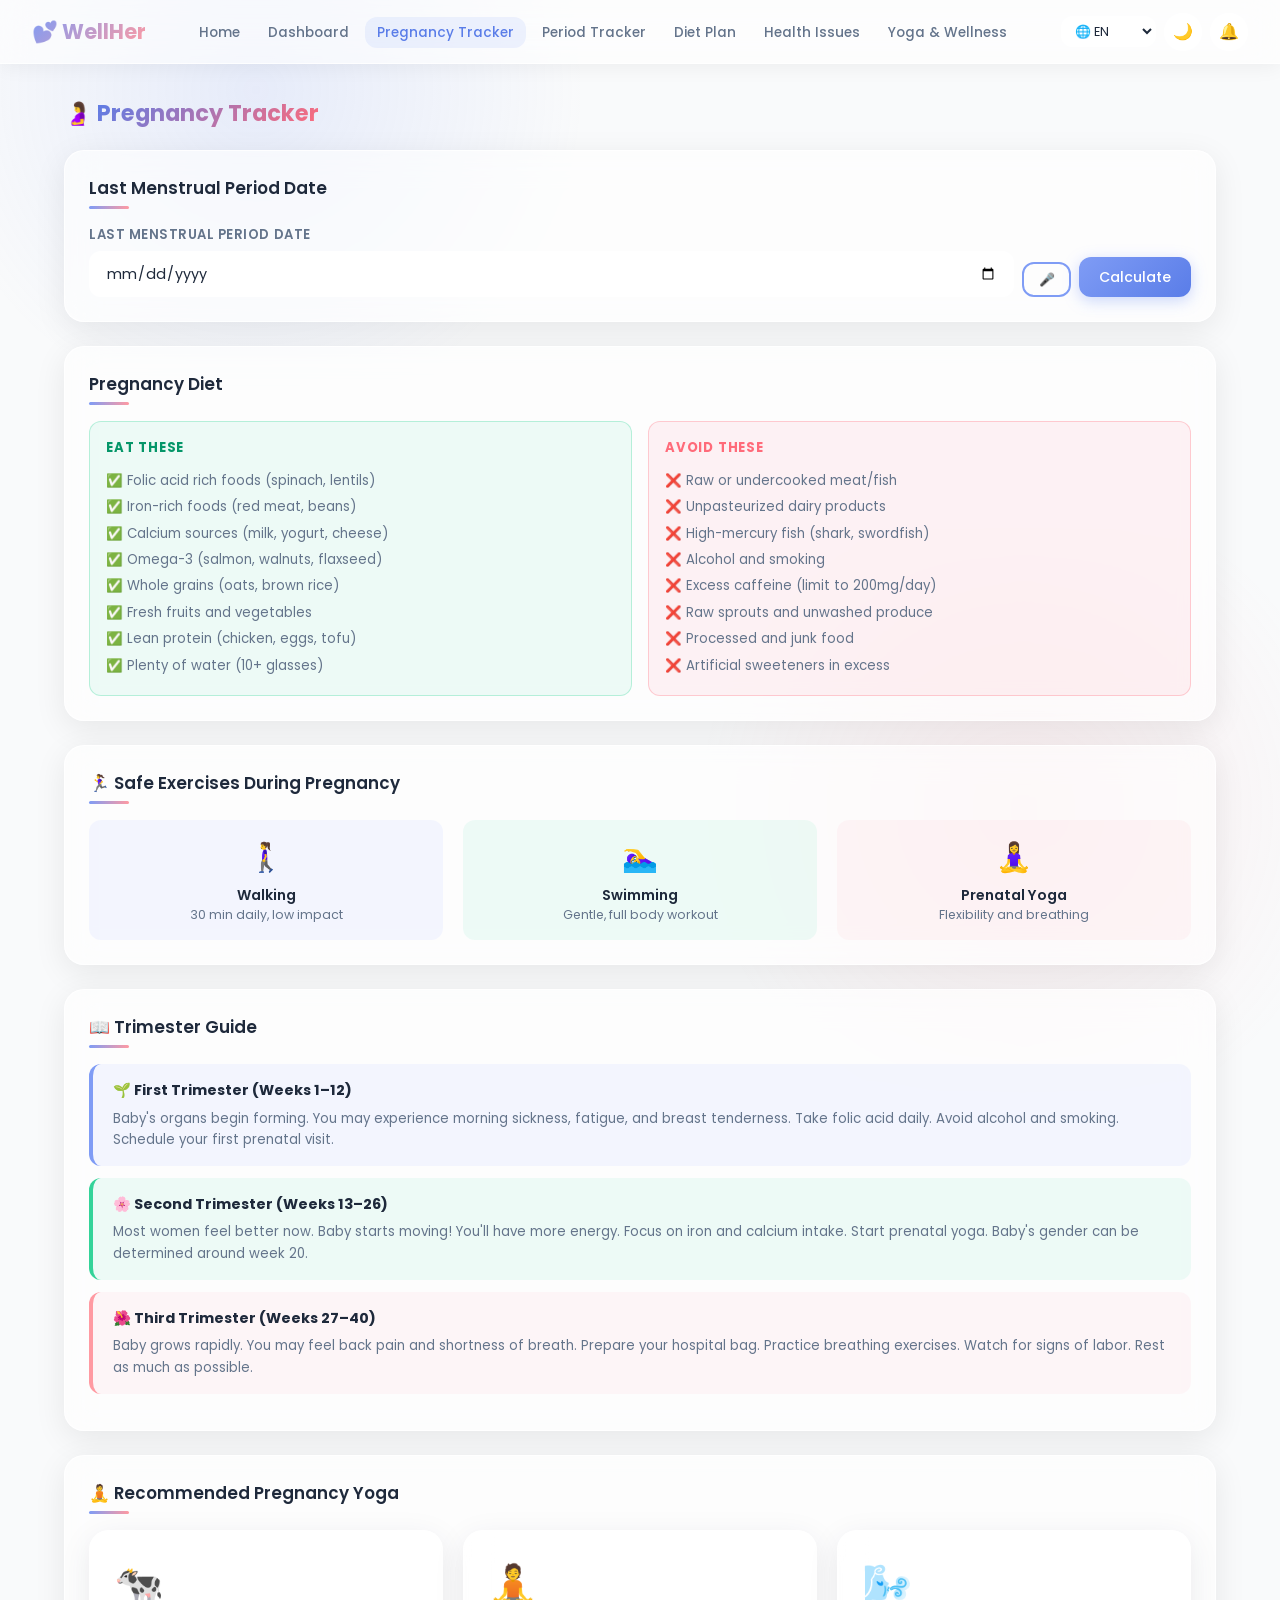
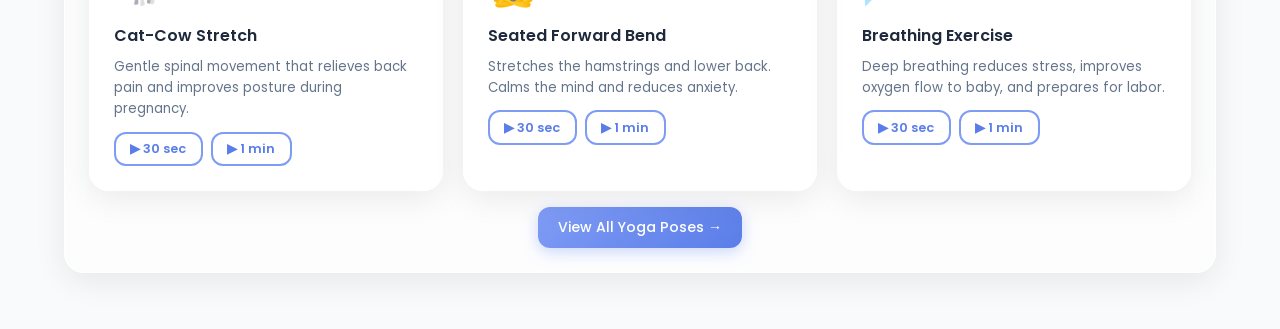
<file: pregnancy.html>
<!DOCTYPE html>
<html lang="en" data-theme="light">
<head>
  <meta charset="UTF-8" />
  <meta name="viewport" content="width=device-width, initial-scale=1.0" />
  <title>Pregnancy Tracker — WellHer</title>
  <link rel="stylesheet" href="style.css" />
</head>
<body data-page="pregnancy">

<!-- NAVBAR -->
<nav class="navbar">
  <a href="index.html" class="nav-logo">💕 WellHer</a>
  <ul class="nav-links">
    <li><a href="index.html" data-lang="home">Home</a></li>
    <li><a href="dashboard.html" data-lang="dashboard">Dashboard</a></li>
    <li><a href="pregnancy.html" class="active" data-lang="pregnancyTracker">Pregnancy</a></li>
    <li><a href="period.html" data-lang="periodTracker">Period</a></li>
    <li><a href="diet.html" data-lang="dietPlan">Diet</a></li>
    <li><a href="health.html" data-lang="healthIssues">Health</a></li>
    <li><a href="yoga.html" data-lang="yogaWellness">Yoga</a></li>
  </ul>
  <div class="nav-actions">
    <select id="langSelect" class="lang-select" onchange="setLang(this.value)">
      <option value="en">🌐 EN</option>
      <option value="ta">தமிழ்</option>
      <option value="tanglish">Tanglish</option>
      <option value="hi">हिंदी</option>
    </select>
    <button class="icon-btn" id="themeBtn" onclick="toggleTheme()">🌙</button>
    <div class="notif-wrapper">
      <button class="icon-btn" id="notifBell" onclick="toggleNotif()">🔔</button>
      <div class="notif-dropdown" id="notifDropdown">
        <div class="notif-header" data-lang="notifications">Notifications</div>
        <div id="notifDropdownList">
          <div class="notif-card"><span class="notif-icon">🤰</span><div class="notif-text"><strong>Pregnancy Tip</strong>Take folic acid daily during first trimester.</div></div>
          <div class="notif-card"><span class="notif-icon">💧</span><div class="notif-text"><strong>Hydration</strong>Drink extra water — you need more during pregnancy.</div></div>
        </div>
      </div>
    </div>
    <button class="icon-btn hamburger" id="hamburger" onclick="toggleMobileNav()">☰</button>
  </div>
</nav>
<div class="mobile-nav" id="mobileNav">
  <a href="index.html" data-lang="home">🏠 Home</a>
  <a href="dashboard.html" data-lang="dashboard">📊 Dashboard</a>
  <a href="pregnancy.html" data-lang="pregnancyTracker">🤰 Pregnancy</a>
  <a href="period.html" data-lang="periodTracker">🩸 Period Tracker</a>
  <a href="diet.html" data-lang="dietPlan">🥗 Diet Plan</a>
  <a href="health.html" data-lang="healthIssues">💊 Health Issues</a>
  <a href="yoga.html" data-lang="yogaWellness">🧘 Yoga & Wellness</a>
</div>

<div class="page-container">

  <h1 class="section-title">🤰 <span>Pregnancy Tracker</span></h1>

  <!-- INPUT CARD -->
  <div class="card" style="margin-bottom:1.5rem;">
    <div class="card-title" data-lang="lmpLabel">Last Menstrual Period Date</div>
    <div class="input-row">
      <div class="form-group">
        <label data-lang="lmpLabel">Last Menstrual Period (LMP) Date</label>
        <input type="date" id="lmpDate" />
      </div>
      <button class="btn btn-outline btn-sm" onclick="initVoice('lmpDate')" title="Voice Input">🎤</button>
      <button class="btn btn-primary" onclick="calculatePregnancy()" data-lang="calcBtn">Calculate</button>
    </div>
  </div>

  <!-- RESULTS (hidden until calculated) -->
  <div id="pregResults" style="display:none;">

    <!-- STAT CARDS -->
    <div class="grid-3" style="margin-bottom:1.5rem;">
      <div class="stat-card blue">
        <div class="stat-label" data-lang="currentWeek">Current Week</div>
        <div class="stat-value" id="pregWeek">—</div>
        <div class="stat-sub">of 40 weeks total</div>
      </div>
      <div class="stat-card mint">
        <div class="stat-label" data-lang="trimester">Trimester</div>
        <div class="stat-value" id="pregTrimester">—</div>
        <div class="stat-sub">Current trimester</div>
      </div>
      <div class="stat-card coral">
        <div class="stat-label" data-lang="deliveryDate">Estimated Delivery Date</div>
        <div class="stat-value" id="pregDelivery">—</div>
        <div class="stat-sub">Due date (EDD)</div>
      </div>
    </div>

    <!-- PROGRESS BAR -->
    <div class="card" style="margin-bottom:1.5rem;">
      <div class="card-title">📈 Pregnancy Progress</div>
      <div style="display:flex;justify-content:space-between;font-size:0.82rem;color:var(--text-muted);margin-bottom:0.4rem;">
        <span>Week 1</span><span id="pregPct">0%</span><span>Week 40</span>
      </div>
      <div class="progress-bar" style="height:14px;">
        <div class="progress-fill" id="pregBarFill" style="width:0%"></div>
      </div>
      <p style="font-size:0.82rem;color:var(--text-muted);margin-top:0.5rem;">Your pregnancy journey progress</p>
    </div>

    <!-- BABY SIZE -->
    <div class="card" style="margin-bottom:1.5rem;text-align:center;">
      <div class="card-title">👶 Baby Size This Week</div>
      <p id="babySize" style="font-size:1.1rem;font-weight:600;color:var(--blue-dark);padding:1rem 0;">—</p>
    </div>

    <!-- WARNINGS -->
    <div class="card" style="margin-bottom:1.5rem;">
      <div class="card-title">⚠️ Warning Signs — Seek Help Immediately</div>
      <ul class="item-list" id="pregWarnings"></ul>
    </div>

  </div>

  <!-- PREGNANCY DIET -->
  <div class="card" style="margin-bottom:1.5rem;">
    <div class="card-title" data-lang="pregnancyDiet">🥗 Pregnancy Diet Guide</div>
    <div class="food-section">
      <div class="food-card eat">
        <h4 data-lang="eatThese">EAT THESE</h4>
        <ul>
          <li>Folic acid rich foods (spinach, lentils)</li>
          <li>Iron-rich foods (red meat, beans)</li>
          <li>Calcium sources (milk, yogurt, cheese)</li>
          <li>Omega-3 (salmon, walnuts, flaxseed)</li>
          <li>Whole grains (oats, brown rice)</li>
          <li>Fresh fruits and vegetables</li>
          <li>Lean protein (chicken, eggs, tofu)</li>
          <li>Plenty of water (10+ glasses)</li>
        </ul>
      </div>
      <div class="food-card avoid">
        <h4 data-lang="avoidThese">AVOID THESE</h4>
        <ul>
          <li>Raw or undercooked meat/fish</li>
          <li>Unpasteurized dairy products</li>
          <li>High-mercury fish (shark, swordfish)</li>
          <li>Alcohol and smoking</li>
          <li>Excess caffeine (limit to 200mg/day)</li>
          <li>Raw sprouts and unwashed produce</li>
          <li>Processed and junk food</li>
          <li>Artificial sweeteners in excess</li>
        </ul>
      </div>
    </div>
  </div>

  <!-- SAFE EXERCISES -->
  <div class="card" style="margin-bottom:1.5rem;">
    <div class="card-title">🏃‍♀️ Safe Exercises During Pregnancy</div>
    <div class="grid-3">
      <div style="padding:1rem;background:rgba(127,156,245,0.08);border-radius:var(--radius-sm);text-align:center;">
        <div style="font-size:1.8rem;margin-bottom:0.4rem;">🚶‍♀️</div>
        <div style="font-weight:600;font-size:0.88rem;">Walking</div>
        <div style="font-size:0.78rem;color:var(--text-muted);">30 min daily, low impact</div>
      </div>
      <div style="padding:1rem;background:rgba(52,211,153,0.08);border-radius:var(--radius-sm);text-align:center;">
        <div style="font-size:1.8rem;margin-bottom:0.4rem;">🏊‍♀️</div>
        <div style="font-weight:600;font-size:0.88rem;">Swimming</div>
        <div style="font-size:0.78rem;color:var(--text-muted);">Gentle, full body workout</div>
      </div>
      <div style="padding:1rem;background:rgba(255,154,162,0.08);border-radius:var(--radius-sm);text-align:center;">
        <div style="font-size:1.8rem;margin-bottom:0.4rem;">🧘‍♀️</div>
        <div style="font-weight:600;font-size:0.88rem;">Prenatal Yoga</div>
        <div style="font-size:0.78rem;color:var(--text-muted);">Flexibility and breathing</div>
      </div>
    </div>
  </div>

  <!-- TRIMESTER GUIDE -->
  <div class="card" style="margin-bottom:1.5rem;">
    <div class="card-title">📖 Trimester Guide</div>
    <div class="trimester-section t1">
      <h4>🌱 First Trimester (Weeks 1–12)</h4>
      <p>Baby's organs begin forming. You may experience morning sickness, fatigue, and breast tenderness. Take folic acid daily. Avoid alcohol and smoking. Schedule your first prenatal visit.</p>
    </div>
    <div class="trimester-section t2">
      <h4>🌸 Second Trimester (Weeks 13–26)</h4>
      <p>Most women feel better now. Baby starts moving! You'll have more energy. Focus on iron and calcium intake. Start prenatal yoga. Baby's gender can be determined around week 20.</p>
    </div>
    <div class="trimester-section t3">
      <h4>🌺 Third Trimester (Weeks 27–40)</h4>
      <p>Baby grows rapidly. You may feel back pain and shortness of breath. Prepare your hospital bag. Practice breathing exercises. Watch for signs of labor. Rest as much as possible.</p>
    </div>
  </div>

  <!-- RECOMMENDED YOGA -->
  <div class="card" style="margin-bottom:1.5rem;">
    <div class="card-title">🧘 Recommended Pregnancy Yoga</div>
    <div class="grid-3">
      <div class="yoga-card">
        <span class="yoga-icon">🐄</span>
        <h3>Cat-Cow Stretch</h3>
        <p>Gentle spinal movement that relieves back pain and improves posture during pregnancy.</p>
        <div class="yoga-timers">
          <button class="timer-btn" id="timer_catcow_30" onclick="startYogaTimer('timer_catcow_30',30)">▶ 30 sec</button>
          <button class="timer-btn" id="timer_catcow_60" onclick="startYogaTimer('timer_catcow_60',60)">▶ 1 min</button>
        </div>
      </div>
      <div class="yoga-card">
        <span class="yoga-icon">🧘</span>
        <h3>Seated Forward Bend</h3>
        <p>Stretches the hamstrings and lower back. Calms the mind and reduces anxiety.</p>
        <div class="yoga-timers">
          <button class="timer-btn" id="timer_sfb_30" onclick="startYogaTimer('timer_sfb_30',30)">▶ 30 sec</button>
          <button class="timer-btn" id="timer_sfb_60" onclick="startYogaTimer('timer_sfb_60',60)">▶ 1 min</button>
        </div>
      </div>
      <div class="yoga-card">
        <span class="yoga-icon">🌬️</span>
        <h3>Breathing Exercise</h3>
        <p>Deep breathing reduces stress, improves oxygen flow to baby, and prepares for labor.</p>
        <div class="yoga-timers">
          <button class="timer-btn" id="timer_breath_30" onclick="startYogaTimer('timer_breath_30',30)">▶ 30 sec</button>
          <button class="timer-btn" id="timer_breath_60" onclick="startYogaTimer('timer_breath_60',60)">▶ 1 min</button>
        </div>
      </div>
    </div>
    <div style="text-align:center;margin-top:1rem;">
      <a href="yoga.html" class="btn btn-primary">View All Yoga Poses →</a>
    </div>
  </div>

</div>

<!-- POPUP -->
<div class="popup-overlay" id="popupOverlay">
  <div class="popup-box">
    <span class="popup-icon" id="popupIcon">🤰</span>
    <div class="popup-title" id="popupTitle">Pregnancy Info</div>
    <div class="popup-msg" id="popupMessage">Loading...</div>
    <button class="btn btn-primary" onclick="closePopup()" data-lang="gotIt">Got it</button>
  </div>
</div>

<script src="script.js"></script>
</body>
</html>
</file>
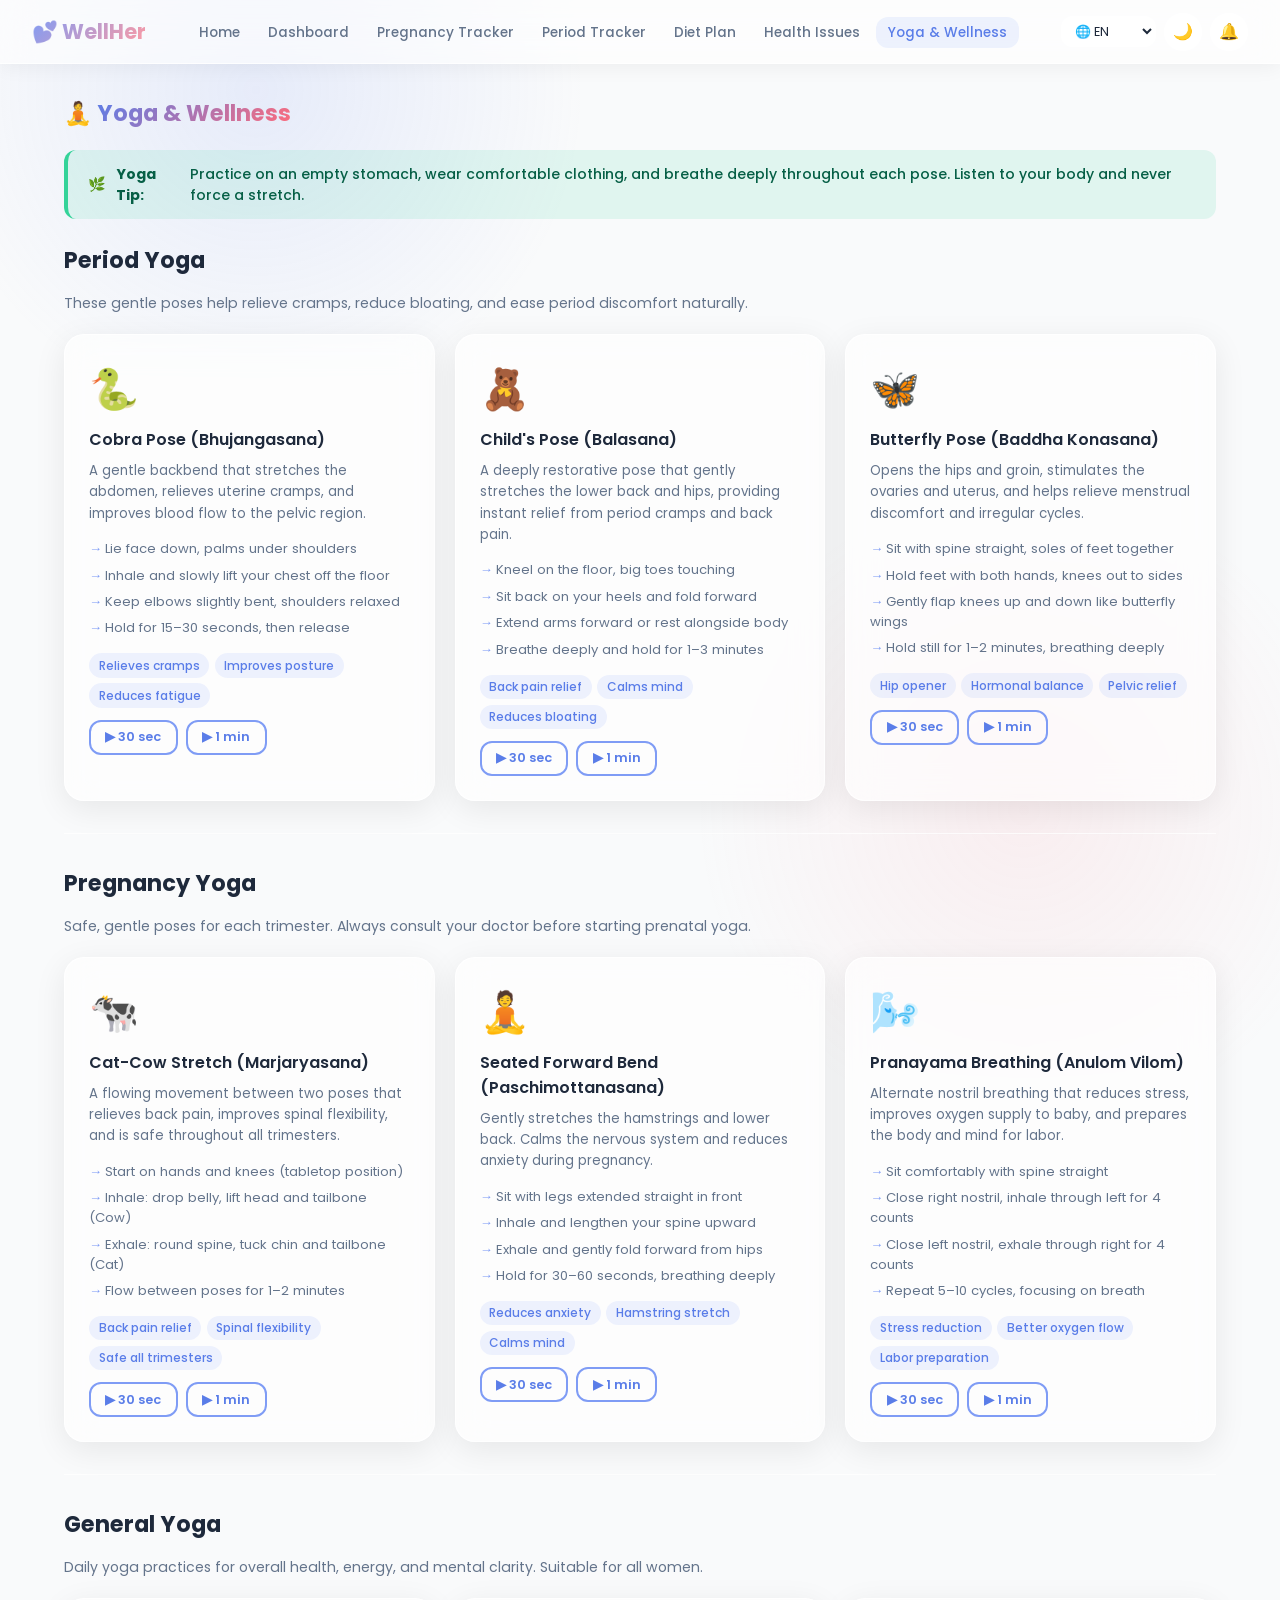
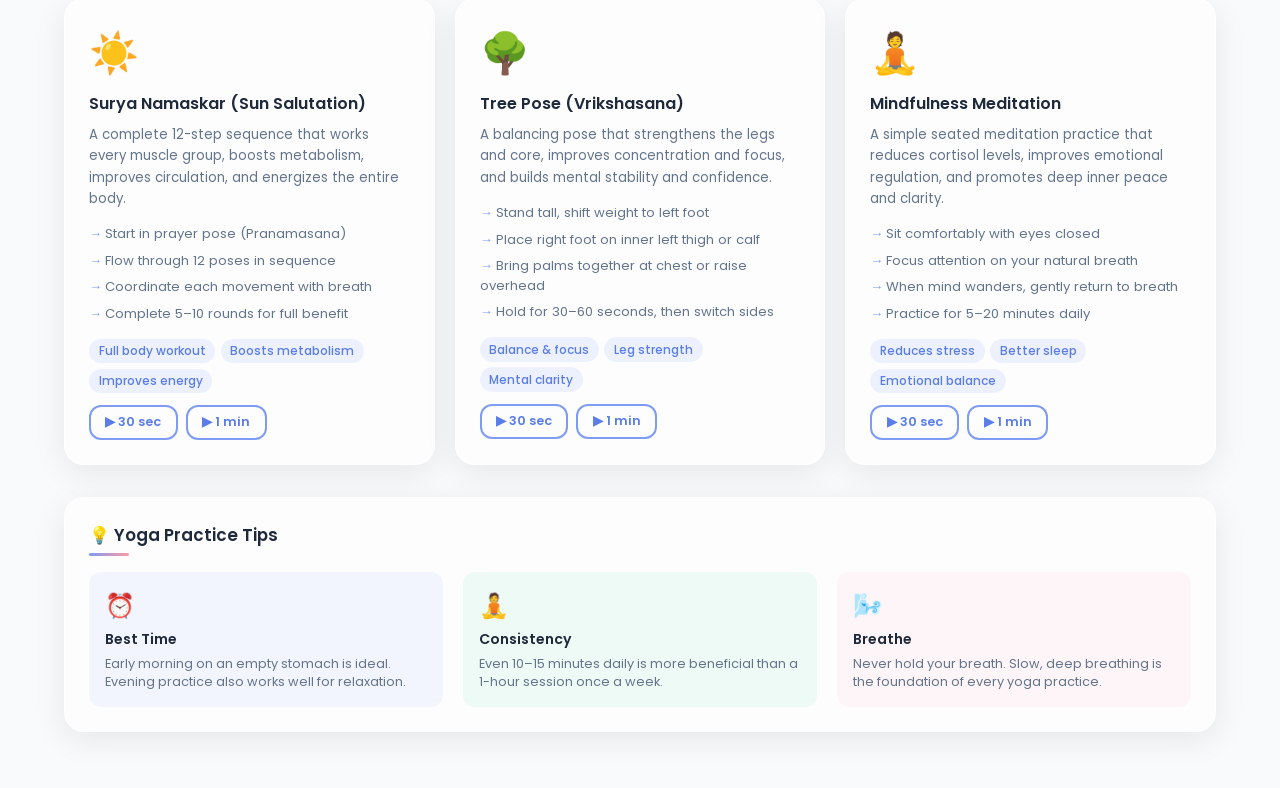
<file: yoga.html>
<!DOCTYPE html>
<html lang="en" data-theme="light">
<head>
  <meta charset="UTF-8" />
  <meta name="viewport" content="width=device-width, initial-scale=1.0" />
  <title>Yoga & Wellness — WellHer</title>
  <link rel="stylesheet" href="style.css" />
</head>
<body data-page="yoga">

<!-- NAVBAR -->
<nav class="navbar">
  <a href="index.html" class="nav-logo">💕 WellHer</a>
  <ul class="nav-links">
    <li><a href="index.html" data-lang="home">Home</a></li>
    <li><a href="dashboard.html" data-lang="dashboard">Dashboard</a></li>
    <li><a href="pregnancy.html" data-lang="pregnancyTracker">Pregnancy</a></li>
    <li><a href="period.html" data-lang="periodTracker">Period</a></li>
    <li><a href="diet.html" data-lang="dietPlan">Diet</a></li>
    <li><a href="health.html" data-lang="healthIssues">Health</a></li>
    <li><a href="yoga.html" class="active" data-lang="yogaWellness">Yoga</a></li>
  </ul>
  <div class="nav-actions">
    <select id="langSelect" class="lang-select" onchange="setLang(this.value)">
      <option value="en">🌐 EN</option>
      <option value="ta">தமிழ்</option>
      <option value="tanglish">Tanglish</option>
      <option value="hi">हिंदी</option>
    </select>
    <button class="icon-btn" id="themeBtn" onclick="toggleTheme()">🌙</button>
    <div class="notif-wrapper">
      <button class="icon-btn" id="notifBell" onclick="toggleNotif()">🔔</button>
      <div class="notif-dropdown" id="notifDropdown">
        <div class="notif-header" data-lang="notifications">Notifications</div>
        <div id="notifDropdownList">
          <div class="notif-card"><span class="notif-icon">🧘</span><div class="notif-text"><strong>Yoga Reminder</strong>Start your day with 10 minutes of yoga!</div></div>
          <div class="notif-card"><span class="notif-icon">🌬️</span><div class="notif-text"><strong>Breathing</strong>Practice deep breathing for stress relief.</div></div>
        </div>
      </div>
    </div>
    <button class="icon-btn hamburger" id="hamburger" onclick="toggleMobileNav()">☰</button>
  </div>
</nav>
<div class="mobile-nav" id="mobileNav">
  <a href="index.html" data-lang="home">🏠 Home</a>
  <a href="dashboard.html" data-lang="dashboard">📊 Dashboard</a>
  <a href="pregnancy.html" data-lang="pregnancyTracker">🤰 Pregnancy</a>
  <a href="period.html" data-lang="periodTracker">🩸 Period Tracker</a>
  <a href="diet.html" data-lang="dietPlan">🥗 Diet Plan</a>
  <a href="health.html" data-lang="healthIssues">💊 Health Issues</a>
  <a href="yoga.html" data-lang="yogaWellness">🧘 Yoga & Wellness</a>
</div>

<div class="page-container">

  <h1 class="section-title">🧘 <span>Yoga & Wellness</span></h1>

  <!-- TIP BANNER -->
  <div class="alert alert-green" style="margin-bottom:1.5rem;">
    🌿 <strong>Yoga Tip:</strong> Practice on an empty stomach, wear comfortable clothing, and breathe deeply throughout each pose. Listen to your body and never force a stretch.
  </div>

  <!-- ===== SECTION 1: PERIOD YOGA ===== -->
  <h2 class="section-title" style="margin-bottom:1rem;" data-lang="periodYoga">🩸 Period Yoga</h2>
  <p style="font-size:0.88rem;color:var(--text-muted);margin-bottom:1.25rem;">These gentle poses help relieve cramps, reduce bloating, and ease period discomfort naturally.</p>

  <div class="grid-3" style="margin-bottom:2rem;">

    <!-- COBRA POSE -->
    <div class="yoga-card">
      <span class="yoga-icon">🐍</span>
      <h3>Cobra Pose (Bhujangasana)</h3>
      <p>A gentle backbend that stretches the abdomen, relieves uterine cramps, and improves blood flow to the pelvic region.</p>
      <ul class="yoga-steps">
        <li>Lie face down, palms under shoulders</li>
        <li>Inhale and slowly lift your chest off the floor</li>
        <li>Keep elbows slightly bent, shoulders relaxed</li>
        <li>Hold for 15–30 seconds, then release</li>
      </ul>
      <div class="yoga-benefits">
        <span class="yoga-benefit-tag">Relieves cramps</span>
        <span class="yoga-benefit-tag">Improves posture</span>
        <span class="yoga-benefit-tag">Reduces fatigue</span>
      </div>
      <div class="yoga-timers">
        <button class="timer-btn" id="timer_cobra_30" onclick="startYogaTimer('timer_cobra_30',30)">▶ 30 sec</button>
        <button class="timer-btn" id="timer_cobra_60" onclick="startYogaTimer('timer_cobra_60',60)">▶ 1 min</button>
      </div>
    </div>

    <!-- CHILD'S POSE -->
    <div class="yoga-card">
      <span class="yoga-icon">🧸</span>
      <h3>Child's Pose (Balasana)</h3>
      <p>A deeply restorative pose that gently stretches the lower back and hips, providing instant relief from period cramps and back pain.</p>
      <ul class="yoga-steps">
        <li>Kneel on the floor, big toes touching</li>
        <li>Sit back on your heels and fold forward</li>
        <li>Extend arms forward or rest alongside body</li>
        <li>Breathe deeply and hold for 1–3 minutes</li>
      </ul>
      <div class="yoga-benefits">
        <span class="yoga-benefit-tag">Back pain relief</span>
        <span class="yoga-benefit-tag">Calms mind</span>
        <span class="yoga-benefit-tag">Reduces bloating</span>
      </div>
      <div class="yoga-timers">
        <button class="timer-btn" id="timer_child_30" onclick="startYogaTimer('timer_child_30',30)">▶ 30 sec</button>
        <button class="timer-btn" id="timer_child_60" onclick="startYogaTimer('timer_child_60',60)">▶ 1 min</button>
      </div>
    </div>

    <!-- BUTTERFLY POSE -->
    <div class="yoga-card">
      <span class="yoga-icon">🦋</span>
      <h3>Butterfly Pose (Baddha Konasana)</h3>
      <p>Opens the hips and groin, stimulates the ovaries and uterus, and helps relieve menstrual discomfort and irregular cycles.</p>
      <ul class="yoga-steps">
        <li>Sit with spine straight, soles of feet together</li>
        <li>Hold feet with both hands, knees out to sides</li>
        <li>Gently flap knees up and down like butterfly wings</li>
        <li>Hold still for 1–2 minutes, breathing deeply</li>
      </ul>
      <div class="yoga-benefits">
        <span class="yoga-benefit-tag">Hip opener</span>
        <span class="yoga-benefit-tag">Hormonal balance</span>
        <span class="yoga-benefit-tag">Pelvic relief</span>
      </div>
      <div class="yoga-timers">
        <button class="timer-btn" id="timer_butterfly_30" onclick="startYogaTimer('timer_butterfly_30',30)">▶ 30 sec</button>
        <button class="timer-btn" id="timer_butterfly_60" onclick="startYogaTimer('timer_butterfly_60',60)">▶ 1 min</button>
      </div>
    </div>

  </div>

  <!-- ===== SECTION 2: PREGNANCY YOGA ===== -->
  <div class="section-divider"></div>
  <h2 class="section-title" style="margin-bottom:1rem;" data-lang="pregnancyYoga">🤰 Pregnancy Yoga</h2>
  <p style="font-size:0.88rem;color:var(--text-muted);margin-bottom:1.25rem;">Safe, gentle poses for each trimester. Always consult your doctor before starting prenatal yoga.</p>

  <div class="grid-3" style="margin-bottom:2rem;">

    <!-- CAT-COW -->
    <div class="yoga-card">
      <span class="yoga-icon">🐄</span>
      <h3>Cat-Cow Stretch (Marjaryasana)</h3>
      <p>A flowing movement between two poses that relieves back pain, improves spinal flexibility, and is safe throughout all trimesters.</p>
      <ul class="yoga-steps">
        <li>Start on hands and knees (tabletop position)</li>
        <li>Inhale: drop belly, lift head and tailbone (Cow)</li>
        <li>Exhale: round spine, tuck chin and tailbone (Cat)</li>
        <li>Flow between poses for 1–2 minutes</li>
      </ul>
      <div class="yoga-benefits">
        <span class="yoga-benefit-tag">Back pain relief</span>
        <span class="yoga-benefit-tag">Spinal flexibility</span>
        <span class="yoga-benefit-tag">Safe all trimesters</span>
      </div>
      <div class="yoga-timers">
        <button class="timer-btn" id="timer_catcow_30" onclick="startYogaTimer('timer_catcow_30',30)">▶ 30 sec</button>
        <button class="timer-btn" id="timer_catcow_60" onclick="startYogaTimer('timer_catcow_60',60)">▶ 1 min</button>
      </div>
    </div>

    <!-- SEATED FORWARD BEND -->
    <div class="yoga-card">
      <span class="yoga-icon">🧘</span>
      <h3>Seated Forward Bend (Paschimottanasana)</h3>
      <p>Gently stretches the hamstrings and lower back. Calms the nervous system and reduces anxiety during pregnancy.</p>
      <ul class="yoga-steps">
        <li>Sit with legs extended straight in front</li>
        <li>Inhale and lengthen your spine upward</li>
        <li>Exhale and gently fold forward from hips</li>
        <li>Hold for 30–60 seconds, breathing deeply</li>
      </ul>
      <div class="yoga-benefits">
        <span class="yoga-benefit-tag">Reduces anxiety</span>
        <span class="yoga-benefit-tag">Hamstring stretch</span>
        <span class="yoga-benefit-tag">Calms mind</span>
      </div>
      <div class="yoga-timers">
        <button class="timer-btn" id="timer_sfb_30" onclick="startYogaTimer('timer_sfb_30',30)">▶ 30 sec</button>
        <button class="timer-btn" id="timer_sfb_60" onclick="startYogaTimer('timer_sfb_60',60)">▶ 1 min</button>
      </div>
    </div>

    <!-- BREATHING EXERCISE -->
    <div class="yoga-card">
      <span class="yoga-icon">🌬️</span>
      <h3>Pranayama Breathing (Anulom Vilom)</h3>
      <p>Alternate nostril breathing that reduces stress, improves oxygen supply to baby, and prepares the body and mind for labor.</p>
      <ul class="yoga-steps">
        <li>Sit comfortably with spine straight</li>
        <li>Close right nostril, inhale through left for 4 counts</li>
        <li>Close left nostril, exhale through right for 4 counts</li>
        <li>Repeat 5–10 cycles, focusing on breath</li>
      </ul>
      <div class="yoga-benefits">
        <span class="yoga-benefit-tag">Stress reduction</span>
        <span class="yoga-benefit-tag">Better oxygen flow</span>
        <span class="yoga-benefit-tag">Labor preparation</span>
      </div>
      <div class="yoga-timers">
        <button class="timer-btn" id="timer_breath_30" onclick="startYogaTimer('timer_breath_30',30)">▶ 30 sec</button>
        <button class="timer-btn" id="timer_breath_60" onclick="startYogaTimer('timer_breath_60',60)">▶ 1 min</button>
      </div>
    </div>

  </div>

  <!-- ===== SECTION 3: GENERAL YOGA ===== -->
  <div class="section-divider"></div>
  <h2 class="section-title" style="margin-bottom:1rem;" data-lang="generalYoga">☀️ General Wellness Yoga</h2>
  <p style="font-size:0.88rem;color:var(--text-muted);margin-bottom:1.25rem;">Daily yoga practices for overall health, energy, and mental clarity. Suitable for all women.</p>

  <div class="grid-3" style="margin-bottom:2rem;">

    <!-- SURYA NAMASKAR -->
    <div class="yoga-card">
      <span class="yoga-icon">☀️</span>
      <h3>Surya Namaskar (Sun Salutation)</h3>
      <p>A complete 12-step sequence that works every muscle group, boosts metabolism, improves circulation, and energizes the entire body.</p>
      <ul class="yoga-steps">
        <li>Start in prayer pose (Pranamasana)</li>
        <li>Flow through 12 poses in sequence</li>
        <li>Coordinate each movement with breath</li>
        <li>Complete 5–10 rounds for full benefit</li>
      </ul>
      <div class="yoga-benefits">
        <span class="yoga-benefit-tag">Full body workout</span>
        <span class="yoga-benefit-tag">Boosts metabolism</span>
        <span class="yoga-benefit-tag">Improves energy</span>
      </div>
      <div class="yoga-timers">
        <button class="timer-btn" id="timer_surya_30" onclick="startYogaTimer('timer_surya_30',30)">▶ 30 sec</button>
        <button class="timer-btn" id="timer_surya_60" onclick="startYogaTimer('timer_surya_60',60)">▶ 1 min</button>
      </div>
    </div>

    <!-- TREE POSE -->
    <div class="yoga-card">
      <span class="yoga-icon">🌳</span>
      <h3>Tree Pose (Vrikshasana)</h3>
      <p>A balancing pose that strengthens the legs and core, improves concentration and focus, and builds mental stability and confidence.</p>
      <ul class="yoga-steps">
        <li>Stand tall, shift weight to left foot</li>
        <li>Place right foot on inner left thigh or calf</li>
        <li>Bring palms together at chest or raise overhead</li>
        <li>Hold for 30–60 seconds, then switch sides</li>
      </ul>
      <div class="yoga-benefits">
        <span class="yoga-benefit-tag">Balance & focus</span>
        <span class="yoga-benefit-tag">Leg strength</span>
        <span class="yoga-benefit-tag">Mental clarity</span>
      </div>
      <div class="yoga-timers">
        <button class="timer-btn" id="timer_tree_30" onclick="startYogaTimer('timer_tree_30',30)">▶ 30 sec</button>
        <button class="timer-btn" id="timer_tree_60" onclick="startYogaTimer('timer_tree_60',60)">▶ 1 min</button>
      </div>
    </div>

    <!-- MEDITATION -->
    <div class="yoga-card">
      <span class="yoga-icon">🧘</span>
      <h3>Mindfulness Meditation</h3>
      <p>A simple seated meditation practice that reduces cortisol levels, improves emotional regulation, and promotes deep inner peace and clarity.</p>
      <ul class="yoga-steps">
        <li>Sit comfortably with eyes closed</li>
        <li>Focus attention on your natural breath</li>
        <li>When mind wanders, gently return to breath</li>
        <li>Practice for 5–20 minutes daily</li>
      </ul>
      <div class="yoga-benefits">
        <span class="yoga-benefit-tag">Reduces stress</span>
        <span class="yoga-benefit-tag">Better sleep</span>
        <span class="yoga-benefit-tag">Emotional balance</span>
      </div>
      <div class="yoga-timers">
        <button class="timer-btn" id="timer_med_30" onclick="startYogaTimer('timer_med_30',30)">▶ 30 sec</button>
        <button class="timer-btn" id="timer_med_60" onclick="startYogaTimer('timer_med_60',60)">▶ 1 min</button>
      </div>
    </div>

  </div>

  <!-- YOGA TIPS CARD -->
  <div class="card" style="margin-bottom:1.5rem;">
    <div class="card-title">💡 Yoga Practice Tips</div>
    <div class="grid-3">
      <div style="padding:1rem;background:rgba(127,156,245,0.08);border-radius:var(--radius-sm);">
        <div style="font-size:1.5rem;margin-bottom:0.4rem;">⏰</div>
        <div style="font-weight:600;font-size:0.88rem;margin-bottom:0.3rem;">Best Time</div>
        <div style="font-size:0.8rem;color:var(--text-muted);">Early morning on an empty stomach is ideal. Evening practice also works well for relaxation.</div>
      </div>
      <div style="padding:1rem;background:rgba(52,211,153,0.08);border-radius:var(--radius-sm);">
        <div style="font-size:1.5rem;margin-bottom:0.4rem;">🧘</div>
        <div style="font-weight:600;font-size:0.88rem;margin-bottom:0.3rem;">Consistency</div>
        <div style="font-size:0.8rem;color:var(--text-muted);">Even 10–15 minutes daily is more beneficial than a 1-hour session once a week.</div>
      </div>
      <div style="padding:1rem;background:rgba(255,154,162,0.08);border-radius:var(--radius-sm);">
        <div style="font-size:1.5rem;margin-bottom:0.4rem;">🌬️</div>
        <div style="font-weight:600;font-size:0.88rem;margin-bottom:0.3rem;">Breathe</div>
        <div style="font-size:0.8rem;color:var(--text-muted);">Never hold your breath. Slow, deep breathing is the foundation of every yoga practice.</div>
      </div>
    </div>
  </div>

</div>

<!-- POPUP -->
<div class="popup-overlay" id="popupOverlay">
  <div class="popup-box">
    <span class="popup-icon" id="popupIcon">🧘</span>
    <div class="popup-title" id="popupTitle">Timer Done!</div>
    <div class="popup-msg" id="popupMessage">Great job! Take a deep breath and relax.</div>
    <button class="btn btn-mint" onclick="closePopup()" data-lang="gotIt">Got it</button>
  </div>
</div>

<script src="script.js"></script>
</body>
</html>
</file>
<file: style.css>
@import url('https://fonts.googleapis.com/css2?family=Poppins:wght@300;400;500;600;700&display=swap');

:root {
  --blue: #7F9CF5;
  --blue-dark: #5a7de8;
  --mint: #A7F3D0;
  --mint-dark: #34d399;
  --coral: #FF9AA2;
  --coral-dark: #ff6b7a;
  --purple: #c4b5fd;
  --purple-dark: #a78bfa;
  --bg: #F9FAFB;
  --surface: rgba(255,255,255,0.6);
  --surface-solid: #ffffff;
  --border: rgba(255,255,255,0.8);
  --text: #1e293b;
  --text-muted: #64748b;
  --radius: 20px;
  --radius-sm: 12px;
  --shadow: 0 8px 32px rgba(0,0,0,0.08);
  --shadow-hover: 0 16px 48px rgba(0,0,0,0.14);
}

[data-theme="dark"] {
  --bg: #0f172a;
  --surface: rgba(30,41,59,0.7);
  --surface-solid: #1e293b;
  --border: rgba(255,255,255,0.1);
  --text: #f1f5f9;
  --text-muted: #94a3b8;
  --shadow: 0 8px 32px rgba(0,0,0,0.3);
  --shadow-hover: 0 16px 48px rgba(0,0,0,0.5);
}

*, *::before, *::after { box-sizing: border-box; margin: 0; padding: 0; }

body {
  font-family: 'Poppins', sans-serif;
  background-color: var(--bg);
  color: var(--text);
  min-height: 100vh;
  transition: background 0.3s, color 0.3s;
  overflow-x: hidden;
}

body::before {
  content: '';
  position: fixed;
  top: -20%;
  left: -10%;
  width: 60%;
  height: 60%;
  background: radial-gradient(circle, rgba(127,156,245,0.15) 0%, transparent 70%);
  pointer-events: none;
  z-index: 0;
}

body::after {
  content: '';
  position: fixed;
  bottom: -20%;
  right: -10%;
  width: 60%;
  height: 60%;
  background: radial-gradient(circle, rgba(255,154,162,0.12) 0%, transparent 70%);
  pointer-events: none;
  z-index: 0;
}

/* ===== NAVBAR ===== */
.navbar {
  position: sticky;
  top: 0;
  z-index: 1000;
  background: var(--surface);
  backdrop-filter: blur(16px);
  -webkit-backdrop-filter: blur(16px);
  border-bottom: 1px solid var(--border);
  box-shadow: 0 2px 20px rgba(0,0,0,0.06);
  padding: 0 2rem;
  height: 64px;
  display: flex;
  align-items: center;
  justify-content: space-between;
  transition: background 0.3s;
}

.nav-logo {
  font-size: 1.3rem;
  font-weight: 700;
  background: linear-gradient(135deg, var(--blue), var(--coral));
  -webkit-background-clip: text;
  -webkit-text-fill-color: transparent;
  background-clip: text;
  text-decoration: none;
  white-space: nowrap;
}

.nav-links {
  display: flex;
  gap: 0.25rem;
  list-style: none;
  align-items: center;
}

.nav-links a {
  text-decoration: none;
  color: var(--text-muted);
  font-size: 0.85rem;
  font-weight: 500;
  padding: 0.4rem 0.75rem;
  border-radius: var(--radius-sm);
  transition: all 0.2s;
}

.nav-links a:hover, .nav-links a.active {
  color: var(--blue-dark);
  background: rgba(127,156,245,0.12);
}

.nav-actions {
  display: flex;
  align-items: center;
  gap: 0.5rem;
}

.lang-select {
  background: var(--surface);
  border: 1px solid var(--border);
  color: var(--text);
  padding: 0.3rem 0.6rem;
  border-radius: var(--radius-sm);
  font-family: 'Poppins', sans-serif;
  font-size: 0.8rem;
  cursor: pointer;
  outline: none;
  backdrop-filter: blur(8px);
}

.icon-btn {
  background: var(--surface);
  border: 1px solid var(--border);
  color: var(--text);
  width: 38px;
  height: 38px;
  border-radius: 50%;
  display: flex;
  align-items: center;
  justify-content: center;
  cursor: pointer;
  font-size: 1rem;
  transition: all 0.2s;
  position: relative;
  backdrop-filter: blur(8px);
}

.icon-btn:hover { background: rgba(127,156,245,0.15); transform: scale(1.05); }

.hamburger { display: none; }

/* ===== MOBILE NAV ===== */
.mobile-nav {
  display: none;
  position: fixed;
  top: 64px;
  left: 0;
  right: 0;
  background: var(--surface-solid);
  border-bottom: 1px solid var(--border);
  box-shadow: 0 8px 32px rgba(0,0,0,0.1);
  z-index: 999;
  padding: 1rem;
  animation: slideDown 0.3s ease;
  backdrop-filter: blur(16px);
}

.mobile-nav.open { display: block; }

.mobile-nav a {
  display: block;
  padding: 0.75rem 1rem;
  text-decoration: none;
  color: var(--text);
  font-weight: 500;
  border-radius: var(--radius-sm);
  transition: background 0.2s;
  font-size: 0.9rem;
}

.mobile-nav a:hover { background: rgba(127,156,245,0.12); color: var(--blue-dark); }

/* ===== NOTIFICATION DROPDOWN ===== */
.notif-wrapper { position: relative; }

.notif-dropdown {
  display: none;
  position: absolute;
  top: calc(100% + 10px);
  right: 0;
  width: 320px;
  background: var(--surface-solid);
  border: 1px solid var(--border);
  border-radius: var(--radius);
  box-shadow: var(--shadow-hover);
  z-index: 2000;
  overflow: hidden;
  animation: fadeIn 0.2s ease;
}

.notif-dropdown.open { display: block; }

.notif-header {
  padding: 1rem 1.25rem;
  font-weight: 600;
  font-size: 0.9rem;
  border-bottom: 1px solid var(--border);
  background: linear-gradient(135deg, rgba(127,156,245,0.1), rgba(255,154,162,0.1));
}

.notif-card {
  padding: 0.85rem 1.25rem;
  border-bottom: 1px solid var(--border);
  font-size: 0.82rem;
  color: var(--text-muted);
  transition: background 0.2s;
  display: flex;
  gap: 0.75rem;
  align-items: flex-start;
}

.notif-card:hover { background: rgba(127,156,245,0.06); }
.notif-card .notif-icon { font-size: 1.2rem; flex-shrink: 0; margin-top: 1px; }
.notif-card .notif-text strong { display: block; color: var(--text); font-size: 0.85rem; margin-bottom: 2px; }

/* ===== CARDS ===== */
.card {
  background: var(--surface);
  backdrop-filter: blur(16px);
  -webkit-backdrop-filter: blur(16px);
  border: 1px solid var(--border);
  border-radius: var(--radius);
  padding: 1.5rem;
  box-shadow: var(--shadow);
  transition: transform 0.25s ease, box-shadow 0.25s ease;
  position: relative;
  overflow: hidden;
}

.card:hover {
  transform: translateY(-4px);
  box-shadow: var(--shadow-hover);
}

.card-title {
  font-size: 1.05rem;
  font-weight: 600;
  margin-bottom: 1rem;
  padding-bottom: 0.5rem;
  position: relative;
  color: var(--text);
}

.card-title::after {
  content: '';
  position: absolute;
  bottom: 0;
  left: 0;
  width: 40px;
  height: 3px;
  border-radius: 2px;
  background: linear-gradient(90deg, var(--blue), var(--coral));
}

/* ===== STAT CARDS ===== */
.stat-card {
  background: var(--surface);
  backdrop-filter: blur(16px);
  border: 1px solid var(--border);
  border-radius: var(--radius);
  padding: 1.25rem 1.5rem;
  box-shadow: var(--shadow);
  transition: transform 0.25s, box-shadow 0.25s;
  border-top: 4px solid var(--blue);
}

.stat-card:hover { transform: translateY(-4px); box-shadow: var(--shadow-hover); }
.stat-card.blue { border-top-color: var(--blue); }
.stat-card.mint { border-top-color: var(--mint-dark); }
.stat-card.coral { border-top-color: var(--coral-dark); }
.stat-card.purple { border-top-color: var(--purple-dark); }

.stat-label {
  font-size: 0.78rem;
  color: var(--text-muted);
  font-weight: 500;
  text-transform: uppercase;
  letter-spacing: 0.05em;
  margin-bottom: 0.4rem;
}

.stat-value {
  font-size: 1.4rem;
  font-weight: 700;
  color: var(--text);
  line-height: 1.2;
}

.stat-sub {
  font-size: 0.75rem;
  color: var(--text-muted);
  margin-top: 0.25rem;
}

/* ===== BUTTONS ===== */
.btn {
  display: inline-flex;
  align-items: center;
  gap: 0.4rem;
  padding: 0.6rem 1.25rem;
  border-radius: var(--radius-sm);
  font-family: 'Poppins', sans-serif;
  font-size: 0.88rem;
  font-weight: 500;
  cursor: pointer;
  border: none;
  transition: all 0.2s;
  text-decoration: none;
  white-space: nowrap;
}

.btn:hover { transform: translateY(-2px); }
.btn:active { transform: translateY(0); }

.btn-primary {
  background: linear-gradient(135deg, var(--blue), var(--blue-dark));
  color: white;
  box-shadow: 0 4px 15px rgba(127,156,245,0.4);
}
.btn-primary:hover { box-shadow: 0 6px 20px rgba(127,156,245,0.5); }

.btn-mint {
  background: linear-gradient(135deg, var(--mint-dark), #059669);
  color: white;
  box-shadow: 0 4px 15px rgba(52,211,153,0.4);
}
.btn-mint:hover { box-shadow: 0 6px 20px rgba(52,211,153,0.5); }

.btn-coral {
  background: linear-gradient(135deg, var(--coral), var(--coral-dark));
  color: white;
  box-shadow: 0 4px 15px rgba(255,154,162,0.4);
}
.btn-coral:hover { box-shadow: 0 6px 20px rgba(255,154,162,0.5); }

.btn-outline {
  background: transparent;
  border: 2px solid var(--blue);
  color: var(--blue-dark);
}
.btn-outline:hover { background: rgba(127,156,245,0.1); }

.btn-sm { padding: 0.4rem 0.9rem; font-size: 0.8rem; }

/* ===== ALERTS ===== */
.alert {
  padding: 0.85rem 1.25rem;
  border-radius: var(--radius-sm);
  font-size: 0.88rem;
  font-weight: 500;
  margin-bottom: 1rem;
  display: flex;
  align-items: center;
  gap: 0.6rem;
  animation: fadeUp 0.4s ease;
}

.alert-red { background: rgba(255,107,122,0.12); border-left: 4px solid var(--coral-dark); color: #c0392b; }
.alert-yellow { background: rgba(251,191,36,0.12); border-left: 4px solid #f59e0b; color: #92400e; }
.alert-green { background: rgba(52,211,153,0.12); border-left: 4px solid var(--mint-dark); color: #065f46; }
.alert-blue { background: rgba(127,156,245,0.12); border-left: 4px solid var(--blue); color: #1e40af; }

[data-theme="dark"] .alert-red { color: #fca5a5; }
[data-theme="dark"] .alert-yellow { color: #fde68a; }
[data-theme="dark"] .alert-green { color: #6ee7b7; }
[data-theme="dark"] .alert-blue { color: #bfdbfe; }

/* ===== FOOD CARDS ===== */
.food-section { display: grid; grid-template-columns: 1fr 1fr; gap: 1rem; }

.food-card {
  border-radius: var(--radius-sm);
  padding: 1rem;
  border: 1px solid var(--border);
}

.food-card.eat {
  background: rgba(52,211,153,0.08);
  border-color: rgba(52,211,153,0.3);
}

.food-card.avoid {
  background: rgba(255,107,122,0.08);
  border-color: rgba(255,107,122,0.3);
}

.food-card h4 {
  font-size: 0.82rem;
  font-weight: 700;
  text-transform: uppercase;
  letter-spacing: 0.06em;
  margin-bottom: 0.6rem;
}

.food-card.eat h4 { color: #059669; }
.food-card.avoid h4 { color: var(--coral-dark); }

.food-card ul { list-style: none; padding: 0; }
.food-card ul li { font-size: 0.83rem; color: var(--text-muted); padding: 0.2rem 0; }
.food-card.eat ul li::before { content: '✅ '; }
.food-card.avoid ul li::before { content: '❌ '; }

/* ===== PROGRESS BAR ===== */
.progress-bar {
  background: rgba(127,156,245,0.15);
  border-radius: 100px;
  height: 10px;
  overflow: hidden;
  margin: 0.5rem 0;
}

.progress-fill {
  height: 100%;
  border-radius: 100px;
  background: linear-gradient(90deg, var(--blue), var(--coral));
  transition: width 0.8s cubic-bezier(0.4,0,0.2,1);
}

.progress-fill.mint { background: linear-gradient(90deg, var(--mint-dark), #059669); }

/* ===== MOOD ===== */
.mood-picker { display: flex; gap: 0.5rem; flex-wrap: wrap; margin-top: 0.75rem; }

.mood-opt {
  font-size: 1.6rem;
  cursor: pointer;
  padding: 0.3rem;
  border-radius: 50%;
  transition: transform 0.2s, background 0.2s;
  border: 2px solid transparent;
}

.mood-opt:hover { transform: scale(1.2); background: rgba(127,156,245,0.1); }
.mood-opt.selected { border-color: var(--blue); background: rgba(127,156,245,0.15); transform: scale(1.15); }

.mood-emoji {
  font-size: 2.5rem;
  display: inline-block;
  animation: pulse 2s infinite;
}

.mood-label { font-size: 0.9rem; color: var(--text-muted); margin-top: 0.25rem; }

/* ===== ITEM LIST ===== */
.item-list { list-style: none; padding: 0; }

.item-list li {
  padding: 0.5rem 0.75rem;
  font-size: 0.88rem;
  color: var(--text-muted);
  border-radius: var(--radius-sm);
  transition: all 0.2s;
  cursor: default;
  display: flex;
  align-items: center;
  gap: 0.5rem;
}

.item-list li:hover { background: rgba(127,156,245,0.08); padding-left: 1.1rem; color: var(--text); }

/* ===== FORM GROUPS ===== */
.form-group { margin-bottom: 1rem; }

.form-group label {
  display: block;
  font-size: 0.82rem;
  font-weight: 600;
  color: var(--text-muted);
  margin-bottom: 0.4rem;
  text-transform: uppercase;
  letter-spacing: 0.04em;
}

.form-group input,
.form-group select {
  width: 100%;
  padding: 0.65rem 1rem;
  background: var(--surface-solid);
  border: 1.5px solid var(--border);
  border-radius: var(--radius-sm);
  color: var(--text);
  font-family: 'Poppins', sans-serif;
  font-size: 0.9rem;
  outline: none;
  transition: border-color 0.2s, box-shadow 0.2s;
}

.form-group input:focus,
.form-group select:focus {
  border-color: var(--blue);
  box-shadow: 0 0 0 3px rgba(127,156,245,0.15);
}

.input-row { display: flex; gap: 0.5rem; align-items: flex-end; }
.input-row .form-group { flex: 1; margin-bottom: 0; }

/* ===== POPUP ===== */
.popup-overlay {
  display: none;
  position: fixed;
  inset: 0;
  background: rgba(0,0,0,0.4);
  backdrop-filter: blur(4px);
  z-index: 9999;
  align-items: center;
  justify-content: center;
}

.popup-overlay.open { display: flex; }

.popup-box {
  background: var(--surface-solid);
  border-radius: var(--radius);
  padding: 2rem;
  max-width: 400px;
  width: 90%;
  text-align: center;
  box-shadow: 0 24px 64px rgba(0,0,0,0.2);
  animation: popIn 0.35s cubic-bezier(0.34,1.56,0.64,1);
  border: 1px solid var(--border);
}

.popup-icon { font-size: 3rem; margin-bottom: 0.75rem; display: block; }
.popup-title { font-size: 1.2rem; font-weight: 700; margin-bottom: 0.5rem; color: var(--text); }
.popup-msg { font-size: 0.9rem; color: var(--text-muted); margin-bottom: 1.25rem; line-height: 1.6; }

/* ===== HERO ===== */
.hero {
  position: relative;
  min-height: 90vh;
  display: flex;
  align-items: center;
  justify-content: center;
  text-align: center;
  overflow: hidden;
  padding: 4rem 2rem;
  background: linear-gradient(135deg, rgba(127,156,245,0.08) 0%, rgba(255,154,162,0.08) 50%, rgba(167,243,208,0.08) 100%);
}

.hero-blob {
  position: absolute;
  border-radius: 50%;
  filter: blur(60px);
  opacity: 0.35;
  animation: float 6s ease-in-out infinite;
  pointer-events: none;
}

.hero-blob-1 { width: 400px; height: 400px; background: var(--blue); top: -100px; left: -100px; animation-delay: 0s; }
.hero-blob-2 { width: 350px; height: 350px; background: var(--coral); bottom: -80px; right: -80px; animation-delay: 2s; }
.hero-blob-3 { width: 300px; height: 300px; background: var(--mint); top: 50%; left: 50%; transform: translate(-50%,-50%); animation-delay: 4s; }

.hero-content { position: relative; z-index: 1; max-width: 700px; }

.hero-badge {
  display: inline-block;
  background: rgba(127,156,245,0.15);
  border: 1px solid rgba(127,156,245,0.3);
  color: var(--blue-dark);
  padding: 0.4rem 1rem;
  border-radius: 100px;
  font-size: 0.82rem;
  font-weight: 600;
  margin-bottom: 1.25rem;
  letter-spacing: 0.05em;
}

.hero h1 {
  font-size: clamp(2rem, 5vw, 3.5rem);
  font-weight: 700;
  line-height: 1.15;
  margin-bottom: 1rem;
  background: linear-gradient(135deg, var(--blue-dark), var(--coral-dark));
  -webkit-background-clip: text;
  -webkit-text-fill-color: transparent;
  background-clip: text;
}

.hero p {
  font-size: 1.05rem;
  color: var(--text-muted);
  margin-bottom: 2rem;
  line-height: 1.7;
}

.hero-btns { display: flex; gap: 0.75rem; flex-wrap: wrap; justify-content: center; }

/* ===== FEATURE CARDS ===== */
.feature-card {
  background: var(--surface);
  backdrop-filter: blur(16px);
  border: 1px solid var(--border);
  border-radius: var(--radius);
  padding: 1.75rem;
  box-shadow: var(--shadow);
  transition: transform 0.25s, box-shadow 0.25s;
  text-align: center;
  text-decoration: none;
  color: var(--text);
  display: block;
}

.feature-card:hover { transform: translateY(-6px); box-shadow: var(--shadow-hover); }

.feature-icon {
  font-size: 2.5rem;
  margin-bottom: 0.75rem;
  display: block;
}

.feature-card h3 { font-size: 1rem; font-weight: 600; margin-bottom: 0.5rem; }
.feature-card p { font-size: 0.83rem; color: var(--text-muted); line-height: 1.6; margin-bottom: 0.75rem; }
.feature-arrow { font-size: 0.82rem; color: var(--blue-dark); font-weight: 600; }

/* ===== WELCOME BANNER ===== */
.welcome-banner {
  background: linear-gradient(135deg, var(--blue), var(--coral));
  border-radius: var(--radius);
  padding: 1.5rem 2rem;
  color: white;
  margin-bottom: 1.5rem;
  display: flex;
  align-items: center;
  justify-content: space-between;
  flex-wrap: wrap;
  gap: 1rem;
  box-shadow: 0 8px 32px rgba(127,156,245,0.3);
}

.welcome-banner h2 { font-size: 1.4rem; font-weight: 700; margin-bottom: 0.25rem; }
.welcome-banner p { font-size: 0.88rem; opacity: 0.9; }
.welcome-banner .banner-emoji { font-size: 3rem; }

/* ===== WATER TRACKER ===== */
.water-glasses {
  display: flex;
  gap: 0.5rem;
  flex-wrap: wrap;
  margin: 0.75rem 0;
}

.glass-btn {
  width: 44px;
  height: 44px;
  border-radius: var(--radius-sm);
  border: 2px solid rgba(127,156,245,0.3);
  background: rgba(127,156,245,0.08);
  font-size: 1.3rem;
  cursor: pointer;
  transition: all 0.2s;
  display: flex;
  align-items: center;
  justify-content: center;
}

.glass-btn:hover { transform: scale(1.1); border-color: var(--blue); }
.glass-btn.filled { background: rgba(127,156,245,0.25); border-color: var(--blue); }

.water-count { font-size: 1.1rem; font-weight: 700; color: var(--blue-dark); margin-top: 0.5rem; }

/* ===== SLEEP TRACKER ===== */
.sleep-display { font-size: 2rem; font-weight: 700; color: var(--purple-dark); margin: 0.5rem 0; }

/* ===== YOGA CARDS ===== */
.yoga-card {
  background: var(--surface);
  backdrop-filter: blur(16px);
  border: 1px solid var(--border);
  border-radius: var(--radius);
  padding: 1.5rem;
  box-shadow: var(--shadow);
  transition: transform 0.25s, box-shadow 0.25s;
}

.yoga-card:hover { transform: translateY(-4px); box-shadow: var(--shadow-hover); }

.yoga-icon { font-size: 2.5rem; margin-bottom: 0.5rem; display: block; }
.yoga-card h3 { font-size: 1rem; font-weight: 600; margin-bottom: 0.5rem; }
.yoga-card p { font-size: 0.83rem; color: var(--text-muted); line-height: 1.6; margin-bottom: 0.75rem; }

.yoga-steps { list-style: none; padding: 0; margin-bottom: 0.75rem; }
.yoga-steps li { font-size: 0.82rem; color: var(--text-muted); padding: 0.2rem 0; }
.yoga-steps li::before { content: '→ '; color: var(--blue); font-weight: 600; }

.yoga-benefits { display: flex; flex-wrap: wrap; gap: 0.35rem; margin-bottom: 0.75rem; }
.yoga-benefit-tag {
  background: rgba(127,156,245,0.12);
  color: var(--blue-dark);
  padding: 0.2rem 0.6rem;
  border-radius: 100px;
  font-size: 0.75rem;
  font-weight: 500;
}

.yoga-timers { display: flex; gap: 0.5rem; flex-wrap: wrap; }

.timer-btn {
  padding: 0.4rem 0.9rem;
  border-radius: var(--radius-sm);
  border: 2px solid var(--blue);
  background: transparent;
  color: var(--blue-dark);
  font-family: 'Poppins', sans-serif;
  font-size: 0.8rem;
  font-weight: 600;
  cursor: pointer;
  transition: all 0.2s;
}

.timer-btn:hover { background: rgba(127,156,245,0.15); transform: scale(1.03); }
.timer-btn.active { background: var(--blue); color: white; }

/* ===== QUIZ CARD ===== */
.quiz-card { text-align: center; }
.quiz-question { font-size: 1rem; font-weight: 600; margin: 1rem 0; color: var(--text); }
.quiz-btns { display: flex; gap: 1rem; justify-content: center; margin-top: 1rem; }
.quiz-result-text { font-size: 0.92rem; color: var(--text-muted); line-height: 1.7; margin: 1rem 0; }

/* ===== SYMPTOM TAGS ===== */
.symptom-tags { display: flex; flex-wrap: wrap; gap: 0.5rem; margin-top: 0.75rem; }

.symptom-tag {
  padding: 0.4rem 1rem;
  border-radius: 100px;
  border: 2px solid var(--border);
  background: var(--surface);
  color: var(--text-muted);
  font-size: 0.82rem;
  font-weight: 500;
  cursor: pointer;
  transition: all 0.2s;
}

.symptom-tag:hover { border-color: var(--coral); color: var(--coral-dark); }
.symptom-tag.active { background: rgba(255,107,122,0.15); border-color: var(--coral-dark); color: var(--coral-dark); font-weight: 600; }

/* ===== MINI CALENDAR ===== */
.cal-header { font-weight: 700; font-size: 0.95rem; margin-bottom: 0.75rem; color: var(--text); text-align: center; }

.cal-grid {
  display: grid;
  grid-template-columns: repeat(7, 1fr);
  gap: 3px;
}

.cal-day-label {
  text-align: center;
  font-size: 0.7rem;
  font-weight: 600;
  color: var(--text-muted);
  padding: 0.2rem 0;
}

.cal-day {
  text-align: center;
  font-size: 0.78rem;
  padding: 0.3rem 0.1rem;
  border-radius: 6px;
  cursor: default;
  transition: background 0.2s;
  color: var(--text-muted);
}

.cal-day.today {
  background: var(--blue);
  color: white;
  font-weight: 700;
  border-radius: 50%;
}

.cal-day.period-day {
  background: rgba(255,107,122,0.2);
  color: var(--coral-dark);
  font-weight: 600;
  border-radius: 50%;
}

/* ===== GRIDS ===== */
.grid-2 { display: grid; grid-template-columns: repeat(2, 1fr); gap: 1.25rem; }
.grid-3 { display: grid; grid-template-columns: repeat(3, 1fr); gap: 1.25rem; }
.grid-4 { display: grid; grid-template-columns: repeat(4, 1fr); gap: 1.25rem; }

/* ===== PAGE LAYOUT ===== */
.page-container {
  max-width: 1200px;
  margin: 0 auto;
  padding: 2rem 1.5rem;
  position: relative;
  z-index: 1;
}

.section-title {
  font-size: 1.4rem;
  font-weight: 700;
  margin-bottom: 1.25rem;
  color: var(--text);
}

.section-title span {
  background: linear-gradient(135deg, var(--blue-dark), var(--coral-dark));
  -webkit-background-clip: text;
  -webkit-text-fill-color: transparent;
  background-clip: text;
}

/* ===== TRIMESTER GUIDE ===== */
.trimester-section {
  border-radius: var(--radius-sm);
  padding: 1rem 1.25rem;
  margin-bottom: 0.75rem;
  border-left: 4px solid;
}

.trimester-section.t1 { background: rgba(127,156,245,0.08); border-color: var(--blue); }
.trimester-section.t2 { background: rgba(52,211,153,0.08); border-color: var(--mint-dark); }
.trimester-section.t3 { background: rgba(255,154,162,0.08); border-color: var(--coral); }

.trimester-section h4 { font-size: 0.9rem; font-weight: 700; margin-bottom: 0.4rem; }
.trimester-section p { font-size: 0.83rem; color: var(--text-muted); line-height: 1.6; }

/* ===== WEEKLY DIET TABLE ===== */
.diet-table { width: 100%; border-collapse: collapse; font-size: 0.83rem; }
.diet-table th { background: rgba(127,156,245,0.12); color: var(--blue-dark); padding: 0.6rem 0.75rem; text-align: left; font-weight: 600; }
.diet-table td { padding: 0.55rem 0.75rem; border-bottom: 1px solid var(--border); color: var(--text-muted); }
.diet-table tr:hover td { background: rgba(127,156,245,0.04); }

/* ===== HEALTH TOPIC CARDS ===== */
.health-card {
  background: var(--surface);
  backdrop-filter: blur(16px);
  border: 1px solid var(--border);
  border-radius: var(--radius);
  padding: 1.5rem;
  box-shadow: var(--shadow);
  transition: transform 0.25s, box-shadow 0.25s;
  border-top: 4px solid var(--blue);
}

.health-card:hover { transform: translateY(-4px); box-shadow: var(--shadow-hover); }
.health-card.pcos { border-top-color: var(--coral-dark); }
.health-card.anemia { border-top-color: var(--mint-dark); }
.health-card.thyroid { border-top-color: var(--blue); }
.health-card.stress { border-top-color: var(--purple-dark); }

.health-card-icon { font-size: 2rem; margin-bottom: 0.5rem; display: block; }
.health-card h3 { font-size: 1rem; font-weight: 700; margin-bottom: 0.75rem; }

.health-list { list-style: none; padding: 0; }
.health-list li { font-size: 0.82rem; color: var(--text-muted); padding: 0.2rem 0; }
.health-list li::before { content: '• '; color: var(--blue); font-weight: 700; }

.health-sub-title { font-size: 0.78rem; font-weight: 700; text-transform: uppercase; letter-spacing: 0.05em; color: var(--text-muted); margin: 0.75rem 0 0.35rem; }

/* ===== PAIN RELIEF CARDS ===== */
.relief-card {
  background: var(--surface);
  border: 1px solid var(--border);
  border-radius: var(--radius-sm);
  padding: 1.25rem;
  text-align: center;
  transition: transform 0.2s;
}

.relief-card:hover { transform: translateY(-3px); }
.relief-icon { font-size: 2rem; margin-bottom: 0.5rem; display: block; }
.relief-card h4 { font-size: 0.9rem; font-weight: 600; margin-bottom: 0.4rem; }
.relief-card p { font-size: 0.8rem; color: var(--text-muted); line-height: 1.5; }

/* ===== ANIMATIONS ===== */
@keyframes fadeUp {
  from { opacity: 0; transform: translateY(20px); }
  to { opacity: 1; transform: translateY(0); }
}

@keyframes slideDown {
  from { opacity: 0; transform: translateY(-10px); }
  to { opacity: 1; transform: translateY(0); }
}

@keyframes popIn {
  from { opacity: 0; transform: scale(0.8); }
  to { opacity: 1; transform: scale(1); }
}

@keyframes float {
  0%, 100% { transform: translateY(0) scale(1); }
  50% { transform: translateY(-20px) scale(1.05); }
}

@keyframes pulse {
  0%, 100% { transform: scale(1); }
  50% { transform: scale(1.1); }
}

@keyframes fadeIn {
  from { opacity: 0; }
  to { opacity: 1; }
}

.animate-fadeUp { animation: fadeUp 0.5s ease both; }
.animate-fadeUp:nth-child(2) { animation-delay: 0.1s; }
.animate-fadeUp:nth-child(3) { animation-delay: 0.2s; }
.animate-fadeUp:nth-child(4) { animation-delay: 0.3s; }

/* ===== SECTION DIVIDER ===== */
.section-divider { height: 1px; background: var(--border); margin: 2rem 0; }

/* ===== BENEFIT CARDS ===== */
.benefit-card {
  background: var(--surface);
  backdrop-filter: blur(16px);
  border: 1px solid var(--border);
  border-radius: var(--radius);
  padding: 2rem;
  text-align: center;
  box-shadow: var(--shadow);
  transition: transform 0.25s, box-shadow 0.25s;
}

.benefit-card:hover { transform: translateY(-5px); box-shadow: var(--shadow-hover); }
.benefit-icon { font-size: 2.5rem; margin-bottom: 0.75rem; display: block; }
.benefit-card h3 { font-size: 1rem; font-weight: 600; margin-bottom: 0.5rem; }
.benefit-card p { font-size: 0.83rem; color: var(--text-muted); line-height: 1.6; }

/* ===== RESPONSIVE ===== */
@media (max-width: 768px) {
  .nav-links { display: none; }
  .hamburger { display: flex; }
  .grid-4 { grid-template-columns: repeat(2, 1fr); }
  .grid-3 { grid-template-columns: repeat(2, 1fr); }
  .grid-2 { grid-template-columns: 1fr; }
  .food-section { grid-template-columns: 1fr; }
  .hero h1 { font-size: 2rem; }
  .welcome-banner { flex-direction: column; text-align: center; }
  .notif-dropdown { width: 280px; right: -60px; }
  .hero-btns { flex-direction: column; align-items: center; }
  .page-container { padding: 1.25rem 1rem; }
}

@media (max-width: 480px) {
  .grid-4 { grid-template-columns: 1fr 1fr; }
  .grid-3 { grid-template-columns: 1fr; }
  .navbar { padding: 0 1rem; }
  .stat-value { font-size: 1.1rem; }
  .water-glasses { gap: 0.35rem; }
  .glass-btn { width: 38px; height: 38px; font-size: 1.1rem; }
  .yoga-timers { flex-direction: column; }
  .quiz-btns { flex-direction: column; align-items: center; }
}
</file>
